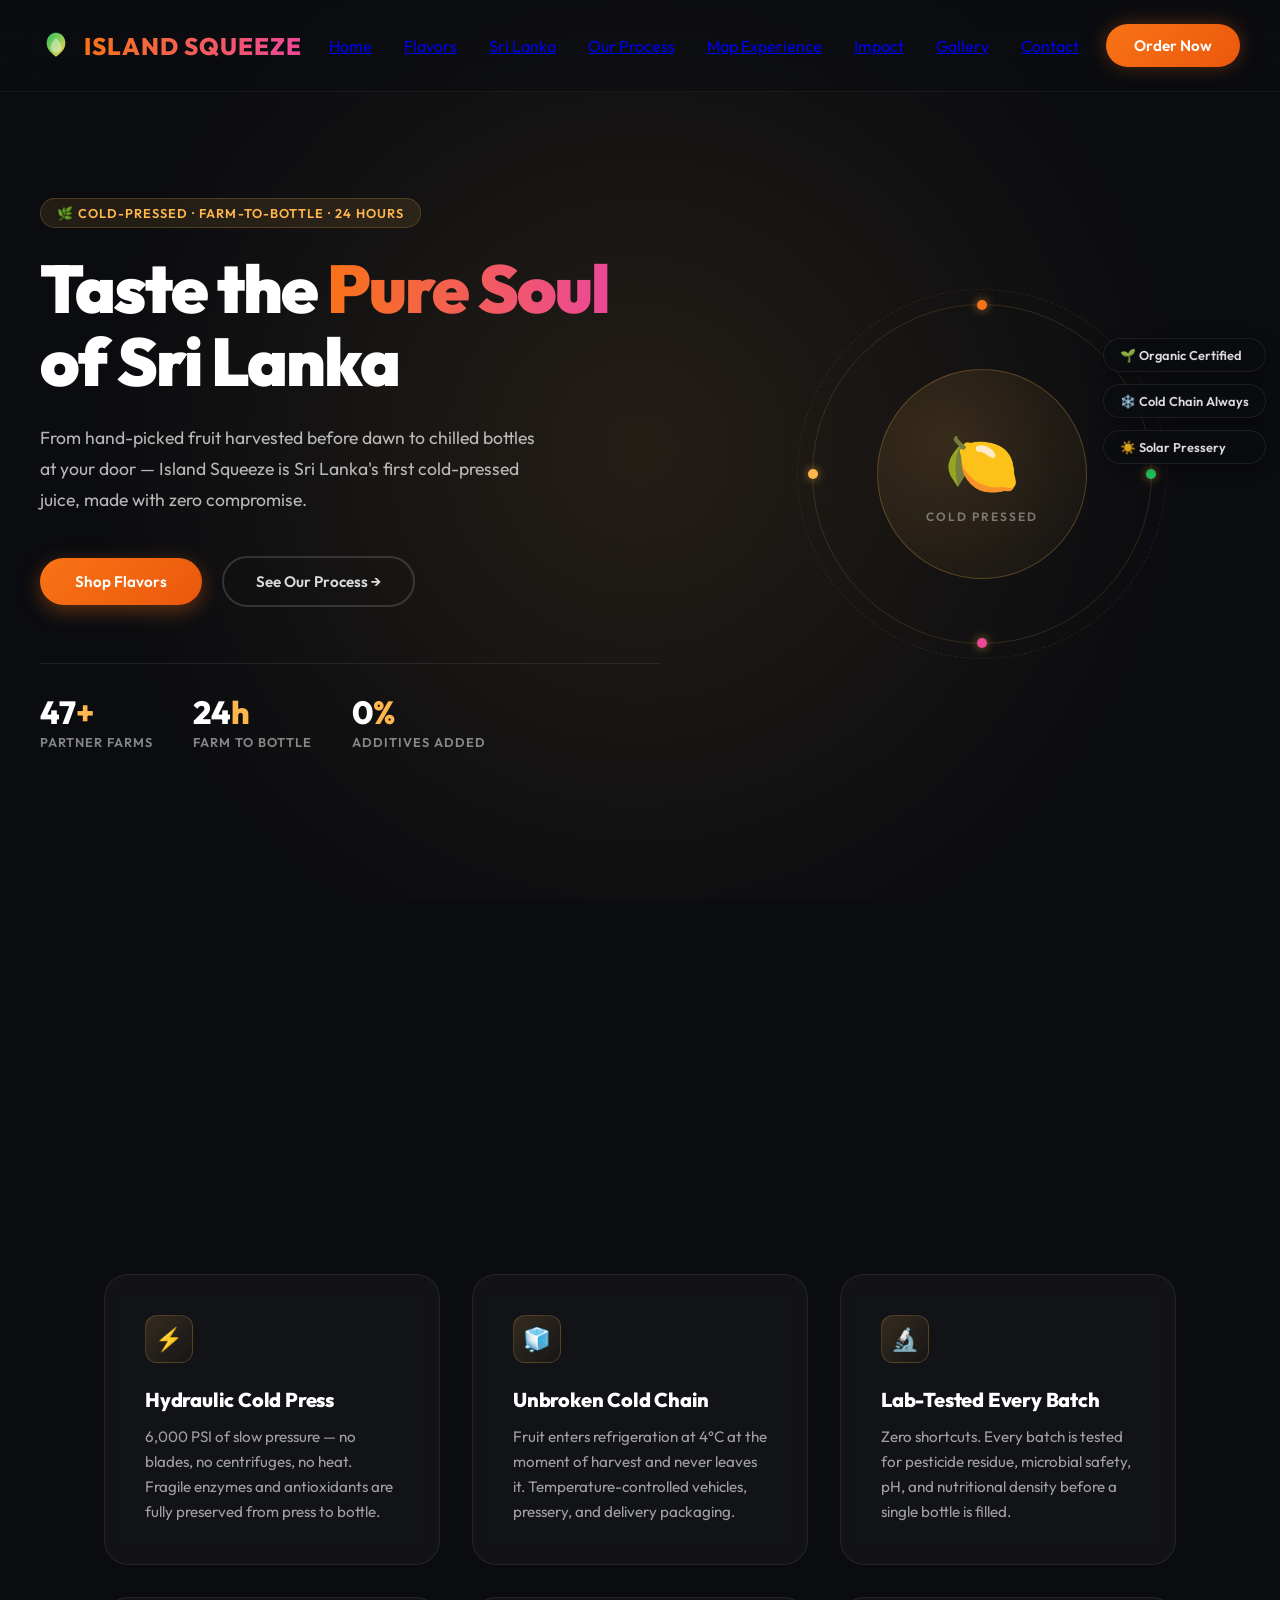
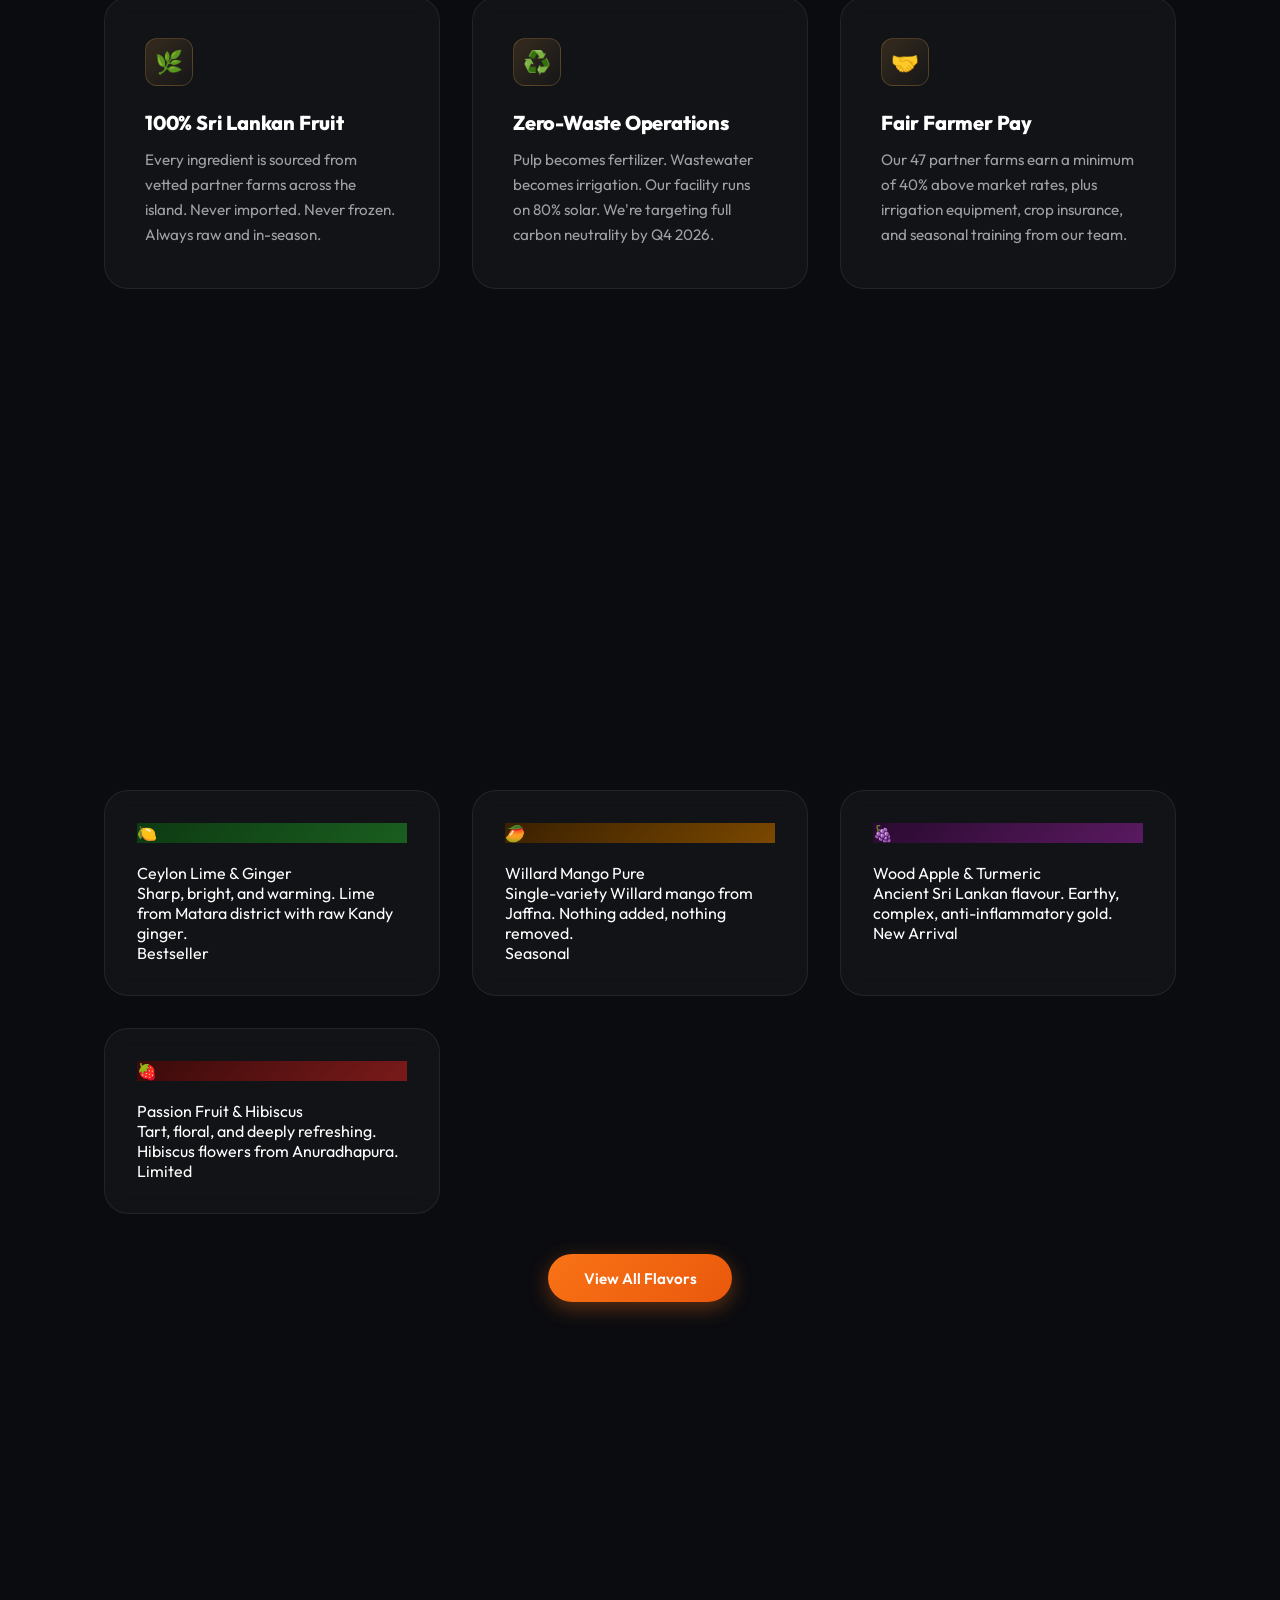
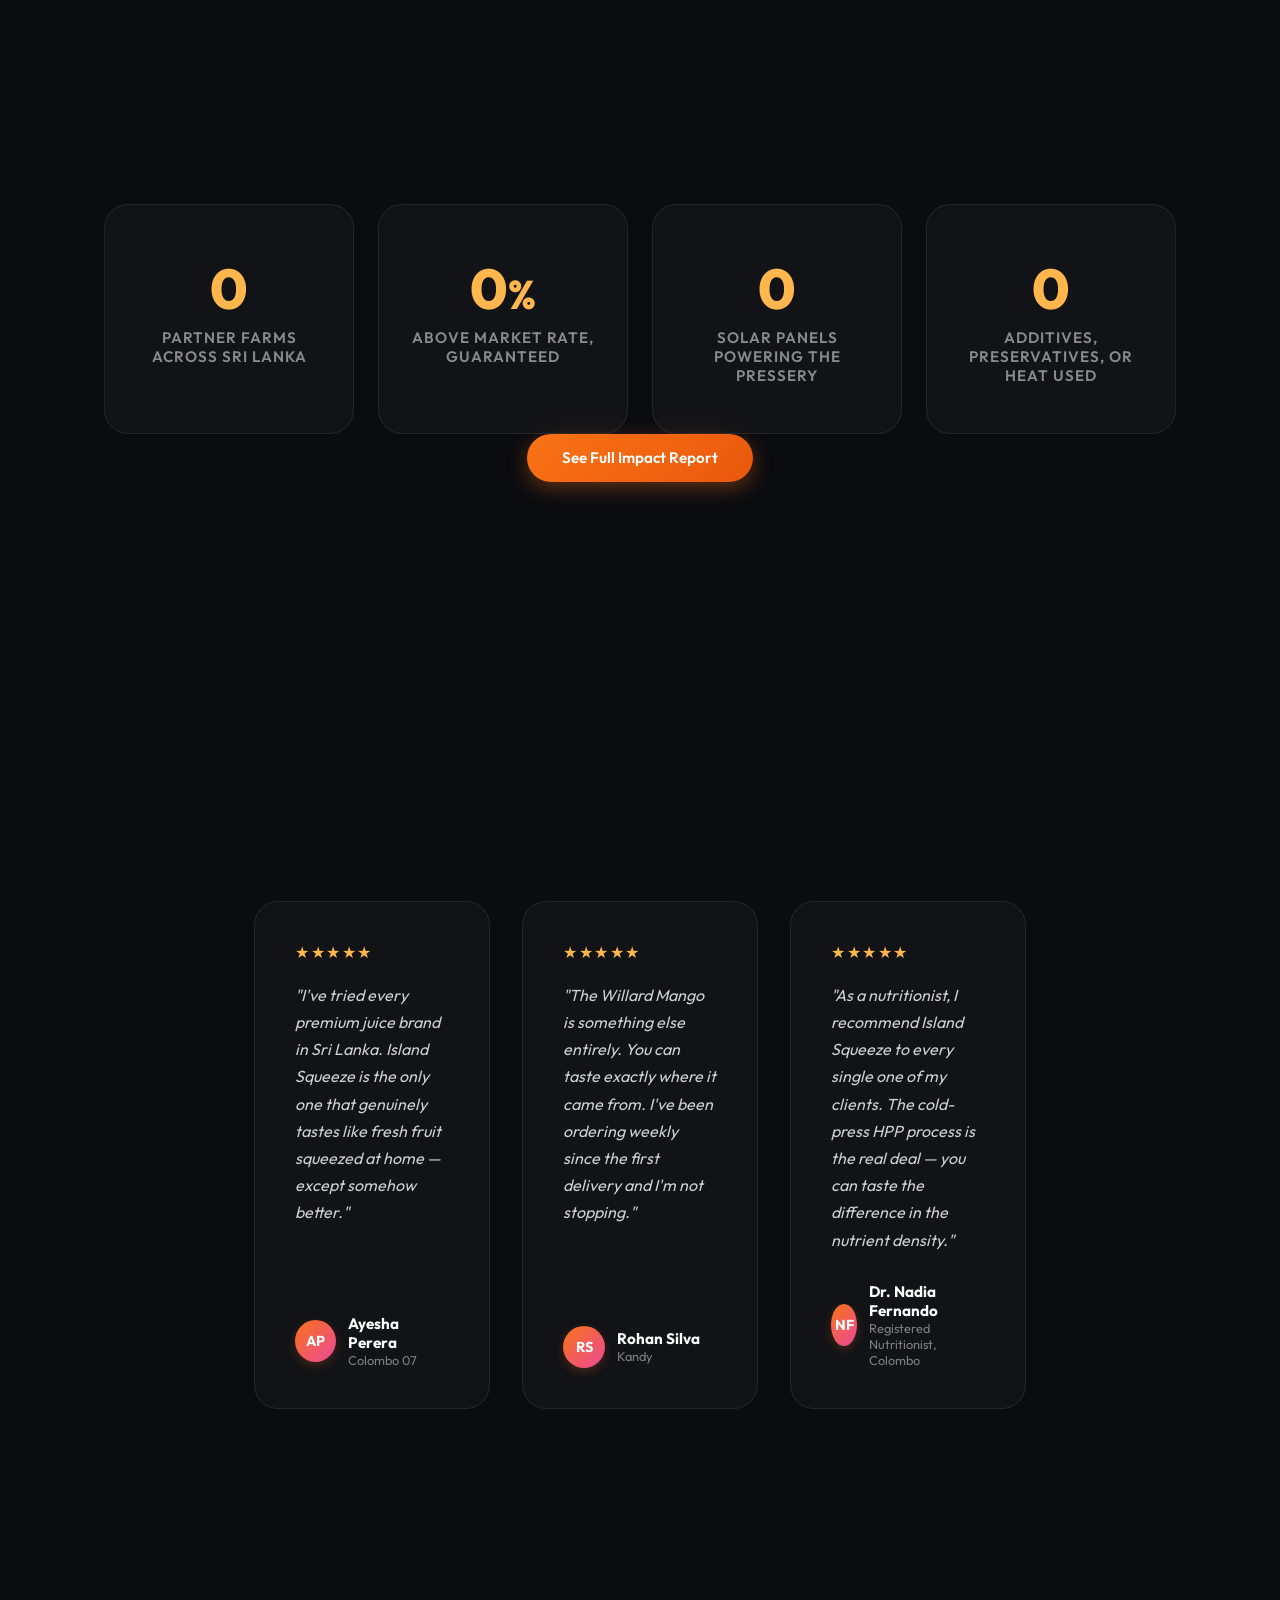
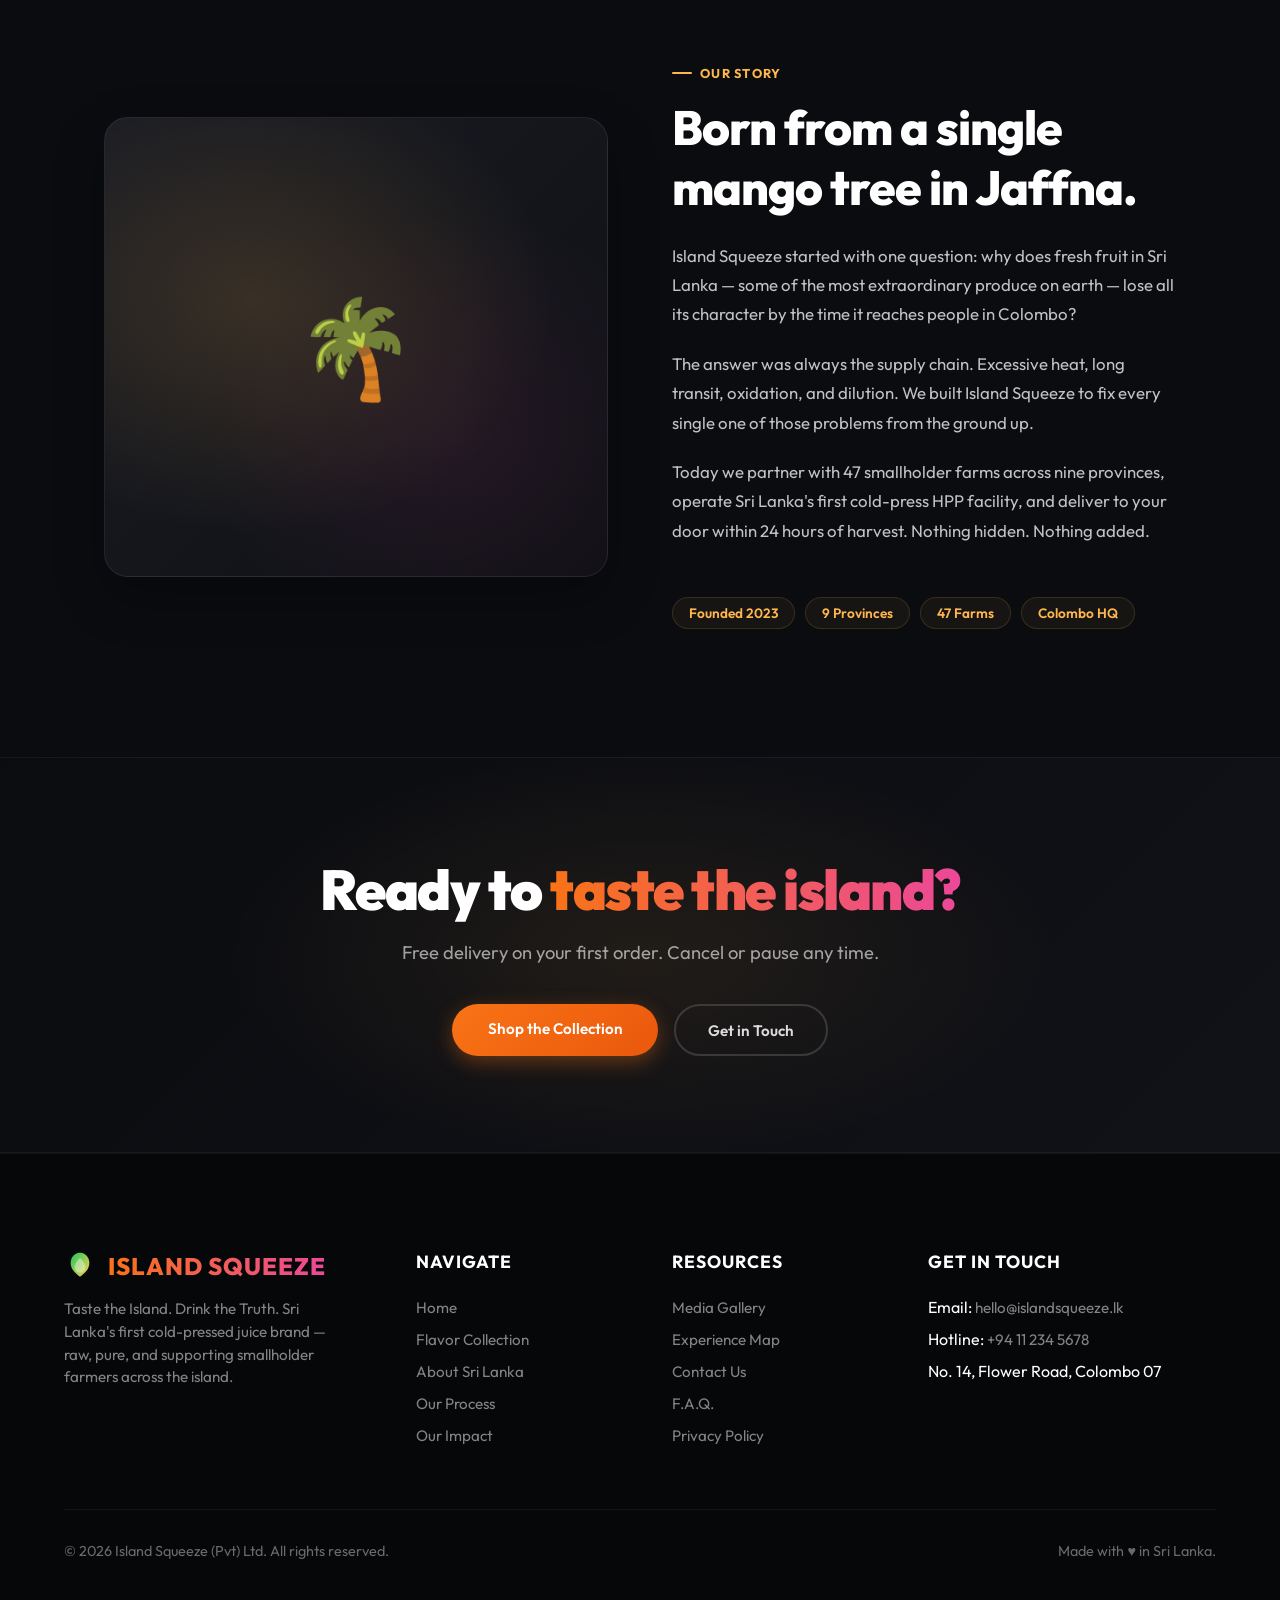
<file: index.html>
<!DOCTYPE html>
<html lang="en">

<head>
    <meta charset="UTF-8" />
    <meta name="viewport" content="width=device-width, initial-scale=1.0" />
    <title>Island Squeeze — Sri Lanka's Cold-Pressed Juice</title>
    <link rel="stylesheet" href="style.css">
</head>

<body>
    <svg style="width:0;height:0;position:absolute;" aria-hidden="true" focusable="false">
        <defs>
            <linearGradient id="brand-gradient" x1="0%" y1="0%" x2="100%" y2="100%">
                <stop offset="0%" stop-color="#22C55E" />
                <stop offset="100%" stop-color="#FCD34D" />
            </linearGradient>
        </defs>
    </svg>

    <!-- NAVBAR -->
    <nav class="navbar" id="navbar">
        <a href="index.html" class="brand">
            <svg class="brand-icon" viewBox="0 0 24 24">
                <path
                    d="M12,2C9,2 6.5,4 5.5,6.8C4.5,9.6 5,12.5 6.5,14.8C8,17.1 10,18.5 12,20C14,18.5 16,17.1 17.5,14.8C19,12.5 19.5,9.6 18.5,6.8C17.5,4 15,2 12,2Z" />
                <path d="M12,6C12,6 8,9 8,13C8,15.2 9.8,17 12,17C14.2,17 16,15.2 16,13C16,9 12,6 12,6Z"
                    fill="rgba(255,255,255,0.4)" />
            </svg>
            <span class="brand-text">Island Squeeze</span>
        </a>
        <ul class="nav-links">
            <li><a href="index.html" class="active">Home</a></li>
            <li><a href="flavors.html">Flavors</a></li>
            <li><a href="about.html">Sri Lanka</a></li>
            <li><a href="farm-to-bottle.html">Our Process</a></li>
            <li><a href="experience.html">Map Experience</a></li>
            <li><a href="impact.html">Impact</a></li>
            <li><a href="gallery.html">Gallery</a></li>
            <li><a href="contact.html">Contact</a></li>
        </ul>
        <a href="flavors.html" class="order-btn">Order Now</a>
    </nav>

    <main>

        <!-- HERO -->
        <section class="hero">
            <div class="hero-grid">
                <div class="hero-copy">
                    <div class="hero-eyebrow">🌿 Cold-Pressed · Farm-to-Bottle · 24 Hours</div>
                    <h1>Taste the <span class="accent">Pure Soul</span> of Sri Lanka</h1>
                    <p>From hand-picked fruit harvested before dawn to chilled bottles at your door — Island Squeeze is
                        Sri Lanka's first cold-pressed juice, made with zero compromise.</p>
                    <div class="hero-actions">
                        <a href="flavors.html" class="btn-primary">Shop Flavors</a>
                        <a href="farm-to-bottle.html" class="btn-ghost">See Our Process →</a>
                    </div>
                    <div class="hero-stats">
                        <div>
                            <div class="hero-stat-num">47<span>+</span></div>
                            <div class="hero-stat-label">Partner Farms</div>
                        </div>
                        <div>
                            <div class="hero-stat-num">24<span>h</span></div>
                            <div class="hero-stat-label">Farm to Bottle</div>
                        </div>
                        <div>
                            <div class="hero-stat-num">0<span>%</span></div>
                            <div class="hero-stat-label">Additives Added</div>
                        </div>
                    </div>
                </div>
                <div class="hero-visual">
                    <div class="hero-bottle-ring">
                        <div class="orbit-dot"></div>
                        <div class="orbit-dot"></div>
                        <div class="orbit-dot"></div>
                        <div class="orbit-dot"></div>
                        <div class="hero-bottle-inner">
                            <div class="hero-bottle-emoji">🍋</div>
                            <div class="hero-bottle-label">Cold Pressed</div>
                        </div>
                    </div>
                    <div class="hero-badges">
                        <div class="hero-badge-chip">🌱 Organic Certified</div>
                        <div class="hero-badge-chip">❄️ Cold Chain Always</div>
                        <div class="hero-badge-chip">☀️ Solar Pressery</div>
                    </div>
                </div>
            </div>
        </section>

        <!-- WHY US -->
        <section class="section why-section">
            <div class="section-inner">
                <div class="section-header reveal">
                    <div class="section-label">Why Island Squeeze</div>
                    <h2 class="section-title">Juice the way it should be.</h2>
                    <p class="section-sub">We built everything from scratch to protect what actually matters — the
                        nutrition, the farmers, and the island.</p>
                </div>
                <div class="why-grid">
                    <div class="why-card reveal">
                        <div class="why-icon">⚡</div>
                        <h3>Hydraulic Cold Press</h3>
                        <p>6,000 PSI of slow pressure — no blades, no centrifuges, no heat. Fragile enzymes and
                            antioxidants are fully preserved from press to bottle.</p>
                    </div>
                    <div class="why-card reveal">
                        <div class="why-icon">🧊</div>
                        <h3>Unbroken Cold Chain</h3>
                        <p>Fruit enters refrigeration at 4°C at the moment of harvest and never leaves it.
                            Temperature-controlled vehicles, pressery, and delivery packaging.</p>
                    </div>
                    <div class="why-card reveal">
                        <div class="why-icon">🔬</div>
                        <h3>Lab-Tested Every Batch</h3>
                        <p>Zero shortcuts. Every batch is tested for pesticide residue, microbial safety, pH, and
                            nutritional density before a single bottle is filled.</p>
                    </div>
                    <div class="why-card reveal">
                        <div class="why-icon">🌿</div>
                        <h3>100% Sri Lankan Fruit</h3>
                        <p>Every ingredient is sourced from vetted partner farms across the island. Never imported.
                            Never frozen. Always raw and in-season.</p>
                    </div>
                    <div class="why-card reveal">
                        <div class="why-icon">♻️</div>
                        <h3>Zero-Waste Operations</h3>
                        <p>Pulp becomes fertilizer. Wastewater becomes irrigation. Our facility runs on 80% solar. We're
                            targeting full carbon neutrality by Q4 2026.</p>
                    </div>
                    <div class="why-card reveal">
                        <div class="why-icon">🤝</div>
                        <h3>Fair Farmer Pay</h3>
                        <p>Our 47 partner farms earn a minimum of 40% above market rates, plus irrigation equipment,
                            crop insurance, and seasonal training from our team.</p>
                    </div>
                </div>
            </div>
        </section>

        <!-- FLAVORS -->
        <section class="section flavors-section">
            <div class="section-inner">
                <div class="section-header reveal">
                    <div class="section-label">Our Collection</div>
                    <h2 class="section-title">This season's flavors.</h2>
                    <p class="section-sub">Small-batch, single-origin juice. Each bottle is tied to a specific farm, a
                        specific harvest, and a specific day.</p>
                </div>
                <div class="flavors-grid">
                    <div class="flavor-card reveal">
                        <div class="flavor-thumb" style="background:linear-gradient(135deg,#0d3a12,#1a5e20);">🍋</div>
                        <div class="flavor-body">
                            <div class="flavor-name">Ceylon Lime & Ginger</div>
                            <div class="flavor-desc">Sharp, bright, and warming. Lime from Matara district with raw
                                Kandy ginger.</div>
                            <span class="flavor-tag tag-green">Bestseller</span>
                        </div>
                    </div>
                    <div class="flavor-card reveal">
                        <div class="flavor-thumb" style="background:linear-gradient(135deg,#3a2000,#7a4800);">🥭</div>
                        <div class="flavor-body">
                            <div class="flavor-name">Willard Mango Pure</div>
                            <div class="flavor-desc">Single-variety Willard mango from Jaffna. Nothing added, nothing
                                removed.</div>
                            <span class="flavor-tag tag-yellow">Seasonal</span>
                        </div>
                    </div>
                    <div class="flavor-card reveal">
                        <div class="flavor-thumb" style="background:linear-gradient(135deg,#2a0a30,#5a1a60);">🍇</div>
                        <div class="flavor-body">
                            <div class="flavor-name">Wood Apple & Turmeric</div>
                            <div class="flavor-desc">Ancient Sri Lankan flavour. Earthy, complex, anti-inflammatory
                                gold.</div>
                            <span class="flavor-tag tag-purple">New Arrival</span>
                        </div>
                    </div>
                    <div class="flavor-card reveal">
                        <div class="flavor-thumb" style="background:linear-gradient(135deg,#3a0a0a,#7a1a1a);">🍓</div>
                        <div class="flavor-body">
                            <div class="flavor-name">Passion Fruit & Hibiscus</div>
                            <div class="flavor-desc">Tart, floral, and deeply refreshing. Hibiscus flowers from
                                Anuradhapura.</div>
                            <span class="flavor-tag tag-coral">Limited</span>
                        </div>
                    </div>
                </div>
                <div style="text-align:center;margin-top:2.5rem;">
                    <a href="flavors.html" class="btn-primary">View All Flavors</a>
                </div>
            </div>
        </section>

        <!-- IMPACT -->
        <section class="section impact-section">
            <div class="section-inner">
                <div class="section-header reveal">
                    <div class="section-label">Our Impact</div>
                    <h2 class="section-title">Every bottle does more.</h2>
                    <p class="section-sub">The numbers behind every sip — farmers supported, ecosystems protected, and
                        plastic diverted from the ocean.</p>
                </div>
                <div class="counters-grid">
                    <div class="counter-card reveal">
                        <div class="counter-num" data-target="47">0</div>
                        <div class="counter-label">Partner farms across Sri Lanka</div>
                    </div>
                    <div class="counter-card reveal">
                        <div class="counter-num" data-target="40">0<span class="counter-unit">%</span></div>
                        <div class="counter-label">Above market rate, guaranteed</div>
                    </div>
                    <div class="counter-card reveal">
                        <div class="counter-num" data-target="120">0</div>
                        <div class="counter-label">Solar panels powering the pressery</div>
                    </div>
                    <div class="counter-card reveal">
                        <div class="counter-num" data-target="0">0</div>
                        <div class="counter-label">Additives, preservatives, or heat used</div>
                    </div>
                </div>
                <div style="text-align:center;">
                    <a href="impact.html" class="btn-primary">See Full Impact Report</a>
                </div>
            </div>
        </section>

        <!-- TESTIMONIALS -->
        <section class="section testimonials-section">
            <div class="section-inner">
                <div class="section-header reveal" style="text-align:center;">
                    <div class="section-label" style="justify-content:center;">What People Say</div>
                    <h2 class="section-title">Colombo's favourite morning ritual.</h2>
                </div>
                <div class="testimonials-grid">
                    <div class="testimonial-card reveal">
                        <div class="stars">★★★★★</div>
                        <p class="testimonial-text">"I've tried every premium juice brand in Sri Lanka. Island Squeeze
                            is the only one that genuinely tastes like fresh fruit squeezed at home — except somehow
                            better."</p>
                        <div class="testimonial-author">
                            <div class="author-avatar">AP</div>
                            <div>
                                <div class="author-name">Ayesha Perera</div>
                                <div class="author-location">Colombo 07</div>
                            </div>
                        </div>
                    </div>
                    <div class="testimonial-card reveal">
                        <div class="stars">★★★★★</div>
                        <p class="testimonial-text">"The Willard Mango is something else entirely. You can taste exactly
                            where it came from. I've been ordering weekly since the first delivery and I'm not
                            stopping."</p>
                        <div class="testimonial-author">
                            <div class="author-avatar">RS</div>
                            <div>
                                <div class="author-name">Rohan Silva</div>
                                <div class="author-location">Kandy</div>
                            </div>
                        </div>
                    </div>
                    <div class="testimonial-card reveal">
                        <div class="stars">★★★★★</div>
                        <p class="testimonial-text">"As a nutritionist, I recommend Island Squeeze to every single one
                            of my clients. The cold-press HPP process is the real deal — you can taste the difference in
                            the nutrient density."</p>
                        <div class="testimonial-author">
                            <div class="author-avatar">NF</div>
                            <div>
                                <div class="author-name">Dr. Nadia Fernando</div>
                                <div class="author-location">Registered Nutritionist, Colombo</div>
                            </div>
                        </div>
                    </div>
                </div>
            </div>
        </section>

        <!-- ORIGIN STORY -->
        <section class="section origin-section">
            <div class="section-inner">
                <div class="origin-grid">
                    <div class="origin-img reveal"><span>🌴</span></div>
                    <div class="origin-text reveal">
                        <div class="section-label">Our Story</div>
                        <h2 class="section-title">Born from a single mango tree in Jaffna.</h2>
                        <p>Island Squeeze started with one question: why does fresh fruit in Sri Lanka — some of the
                            most extraordinary produce on earth — lose all its character by the time it reaches people
                            in Colombo?</p>
                        <p>The answer was always the supply chain. Excessive heat, long transit, oxidation, and
                            dilution. We built Island Squeeze to fix every single one of those problems from the ground
                            up.</p>
                        <p>Today we partner with 47 smallholder farms across nine provinces, operate Sri Lanka's first
                            cold-press HPP facility, and deliver to your door within 24 hours of harvest. Nothing
                            hidden. Nothing added.</p>
                        <div class="origin-pills">
                            <span class="origin-pill">Founded 2023</span>
                            <span class="origin-pill">9 Provinces</span>
                            <span class="origin-pill">47 Farms</span>
                            <span class="origin-pill">Colombo HQ</span>
                        </div>
                    </div>
                </div>
            </div>
        </section>

        <!-- CTA BAND -->
        <section class="cta-band">
            <div class="cta-band-inner">
                <h2>Ready to <span>taste the island?</span></h2>
                <p>Free delivery on your first order. Cancel or pause any time.</p>
                <div class="cta-row">
                    <a href="flavors.html" class="btn-primary">Shop the Collection</a>
                    <a href="contact.html" class="btn-ghost">Get in Touch</a>
                </div>
            </div>
        </section>

    </main>

    <!-- FOOTER -->
    <footer>
        <div class="footer-inner">
            <div class="footer-grid">
                <div class="footer-brand">
                    <a href="index.html" class="brand" style="padding:0;">
                        <svg class="brand-icon" viewBox="0 0 24 24">
                            <path
                                d="M12,2C9,2 6.5,4 5.5,6.8C4.5,9.6 5,12.5 6.5,14.8C8,17.1 10,18.5 12,20C14,18.5 16,17.1 17.5,14.8C19,12.5 19.5,9.6 18.5,6.8C17.5,4 15,2 12,2Z" />
                            <path d="M12,6C12,6 8,9 8,13C8,15.2 9.8,17 12,17C14.2,17 16,15.2 16,13C16,9 12,6 12,6Z"
                                fill="rgba(255,255,255,0.4)" />
                        </svg>
                        <span class="brand-text">Island Squeeze</span>
                    </a>
                    <p>Taste the Island. Drink the Truth. Sri Lanka's first cold-pressed juice brand — raw, pure, and
                        supporting smallholder farmers across the island.</p>
                </div>
                <div class="footer-col">
                    <h4>Navigate</h4>
                    <ul class="footer-links">
                        <li><a href="index.html">Home</a></li>
                        <li><a href="flavors.html">Flavor Collection</a></li>
                        <li><a href="about.html">About Sri Lanka</a></li>
                        <li><a href="farm-to-bottle.html">Our Process</a></li>
                        <li><a href="impact.html">Our Impact</a></li>
                    </ul>
                </div>
                <div class="footer-col">
                    <h4>Resources</h4>
                    <ul class="footer-links">
                        <li><a href="gallery.html">Media Gallery</a></li>
                        <li><a href="experience.html">Experience Map</a></li>
                        <li><a href="contact.html">Contact Us</a></li>
                        <li><a href="#">F.A.Q.</a></li>
                        <li><a href="#">Privacy Policy</a></li>
                    </ul>
                </div>
                <div class="footer-col">
                    <h4>Get in Touch</h4>
                    <ul class="footer-links contact-info">
                        <li>Email: <a href="mailto:hello@islandsqueeze.lk">hello@islandsqueeze.lk</a></li>
                        <li>Hotline: <a href="tel:+94112345678">+94 11 234 5678</a></li>
                        <li>No. 14, Flower Road, Colombo 07</li>
                    </ul>
                </div>
            </div>
            <div class="footer-bottom">
                <p>&copy; 2026 Island Squeeze (Pvt) Ltd. All rights reserved.</p>
                <p>Made with <span class="footer-green">♥</span> in Sri Lanka.</p>
            </div>
        </div>
    </footer>

    <script src="app.js"></script>
</body>

</html>
</file>
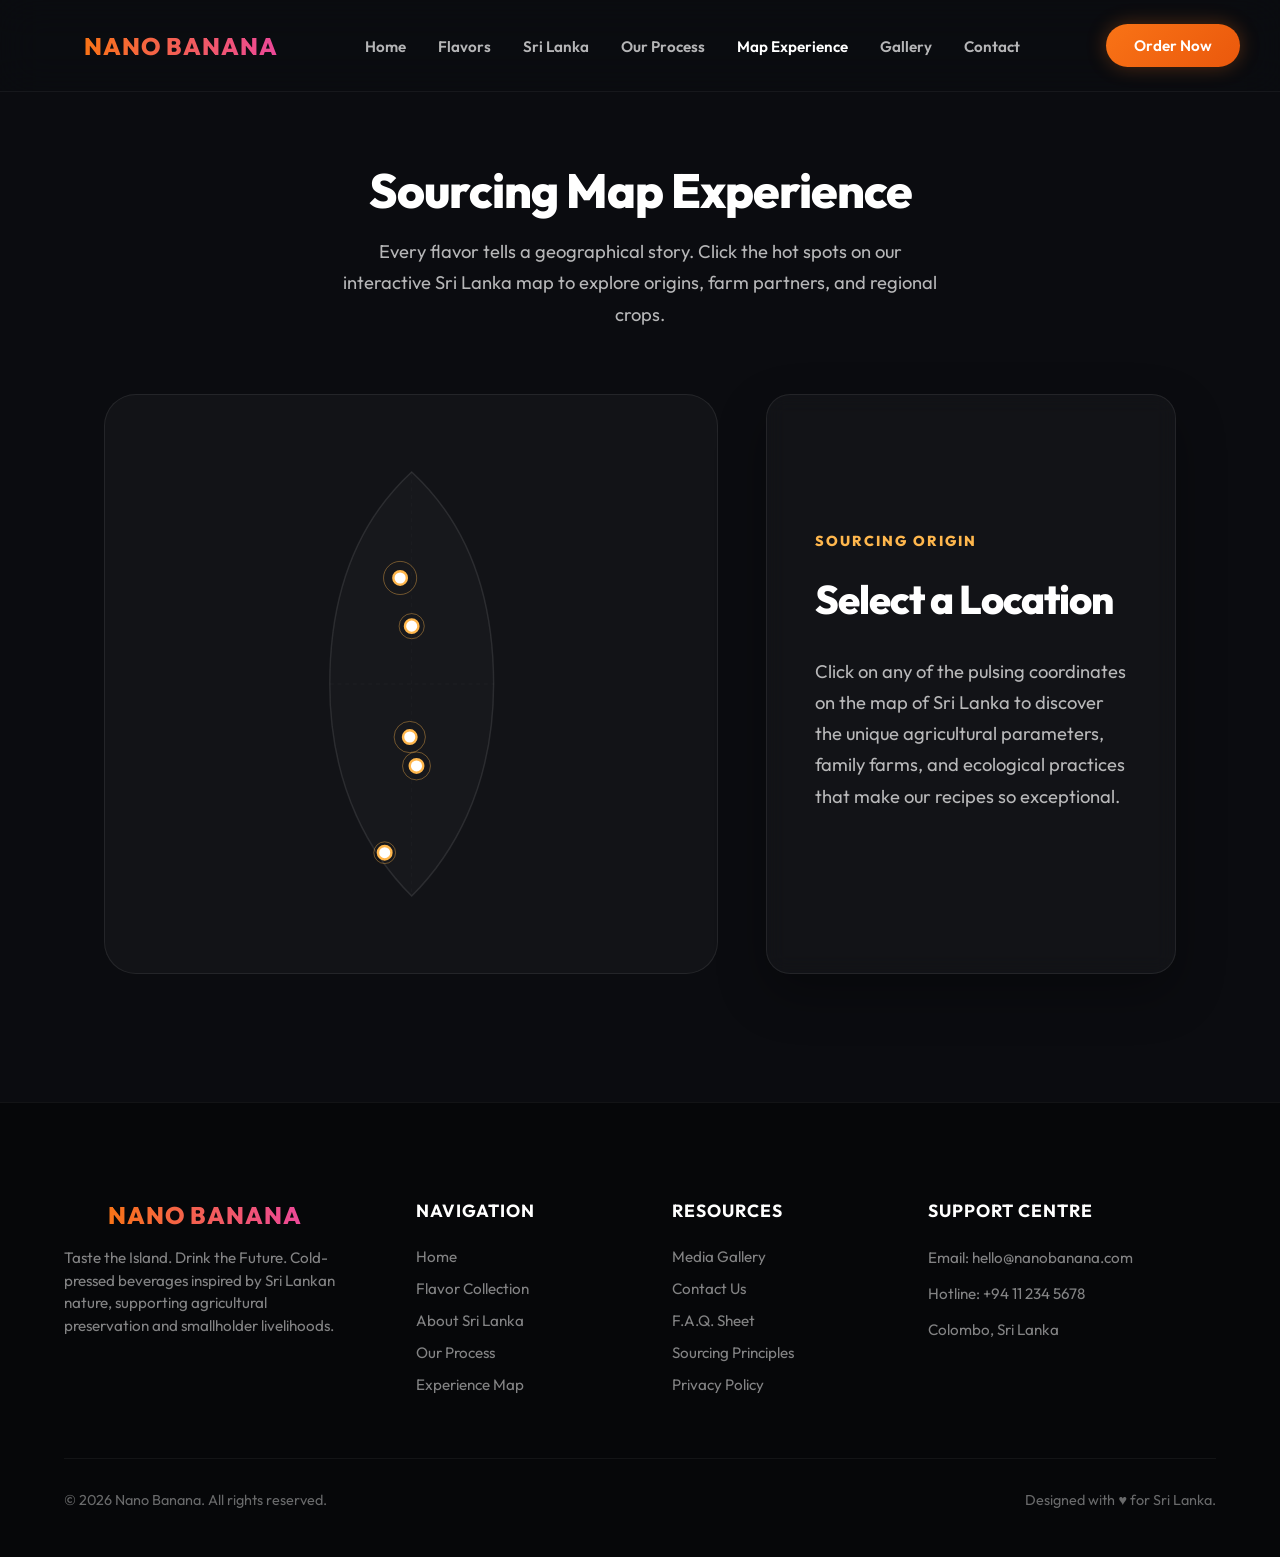
<file: experience.html>
<!DOCTYPE html>
<html lang="en">
<head>
    <meta charset="UTF-8">
    <meta name="viewport" content="width=device-width, initial-scale=1.0">
    <title>Experience Sri Lanka | Sourcing Map - Nano Banana</title>
    <link rel="stylesheet" href="style.css">
</head>
<body>
    <!-- Navigation -->
    <nav class="navbar" id="navbar">
        <a href="index.html" class="brand">
            <svg class="brand-icon" viewBox="0 0 24 24">
                <path d="M19.5,9.5C18.8,7.9 17.5,6.5 15.8,5.8C14.1,5.1 12.2,5 10.5,5.5L13.5,2.5L12,1L6,7L12,13L13.5,11.5L10.9,8.9C12.1,8.5 13.5,8.6 14.7,9.1C15.9,9.6 16.8,10.6 17.3,11.8C17.8,13 17.8,14.4 17.3,15.6C16.8,16.8 15.9,17.7 14.7,18.2C13.5,18.7 12.1,18.7(10.9,18.2L9.5,19.6C11.3,20.5 13.5,20.6 15.4,19.9C17.3,19.2 18.8,17.7 19.5,15.8C20.2,13.8 20.2,11.6 19.5,9.5Z" />
                <path d="M8,10.5C7.2,10.5 6.5,11.2 6.5,12C6.5,12.8 7.2,13.5 8,13.5C8.8,13.5 9.5,12.8 9.5,12C9.5,11.2 8.8,10.5 8,10.5Z" />
            </svg>
            <span class="brand-text">Nano Banana</span>
        </a>
        <ul class="nav-links">
            <li><a href="index.html" class="nav-link">Home</a></li>
            <li><a href="flavors.html" class="nav-link">Flavors</a></li>
            <li><a href="about.html" class="nav-link">Sri Lanka</a></li>
            <li><a href="farm-to-bottle.html" class="nav-link">Our Process</a></li>
            <li><a href="experience.html" class="nav-link active">Map Experience</a></li>
            <li><a href="gallery.html" class="nav-link">Gallery</a></li>
            <li><a href="contact.html" class="nav-link">Contact</a></li>
        </ul>
        <a href="flavors.html" class="order-btn pulse-glow">Order Now</a>
    </nav>

    <!-- Main Content -->
    <main style="padding-top: 8rem;">
        <section class="section" style="padding-top: 2rem;">
            <h2 class="section-title" style="text-align: center; margin-bottom: 1rem;">Sourcing Map Experience</h2>
            <p class="section-text" style="text-align: center; max-width: 600px; margin: 0 auto 4rem auto;">
                Every flavor tells a geographical story. Click the hot spots on our interactive Sri Lanka map to explore origins, farm partners, and regional crops.
            </p>

            <div class="map-layout">
                <!-- SVG Interactive Map -->
                <div class="map-wrapper">
                    <!-- Clean, futuristic SVG rendering of Sri Lanka's teardrop contour -->
                    <svg class="sri-lanka-map" viewBox="0 0 240 500">
                        <!-- Island Base Contour -->
                        <path d="M120,30 C185,90 205,170 205,250 C205,360 160,430 120,470 C80,430 35,360 35,250 C35,170 55,90 120,30 Z" 
                              fill="rgba(255, 255, 255, 0.02)" 
                              stroke="rgba(255, 255, 255, 0.1)" 
                              stroke-width="1.5" />
                        
                        <!-- Connecting Grid Lines for Futuristic Look -->
                        <line x1="120" y1="30" x2="120" y2="470" stroke="rgba(255, 255, 255, 0.03)" stroke-dasharray="4" />
                        <line x1="35" y1="250" x2="205" y2="250" stroke="rgba(255, 255, 255, 0.03)" stroke-dasharray="4" />

                        <!-- Interactive Markers -->
                        <!-- 1. Sigiriya (Mango) -->
                        <g class="map-point" data-loc="sigiriya">
                            <circle class="map-marker" cx="120" cy="190" r="7" />
                            <circle cx="120" cy="190" r="15" fill="none" stroke="var(--theme-color)" stroke-width="1" opacity="0.4">
                                <animate attributeName="r" values="7;18;7" dur="2s" repeatCount="indefinite" />
                            </circle>
                        </g>

                        <!-- 2. Nuwara Eliya (Tea/Chocolate Almond base) -->
                        <g class="map-point" data-loc="nuwara-eliya">
                            <circle class="map-marker" cx="118" cy="305" r="7" />
                            <circle cx="118" cy="305" r="15" fill="none" stroke="var(--theme-color)" stroke-width="1" opacity="0.4">
                                <animate attributeName="r" values="7;18;7" dur="2.5s" repeatCount="indefinite" />
                            </circle>
                        </g>

                        <!-- 3. Ella (Passion Fruit) -->
                        <g class="map-point" data-loc="ella">
                            <circle class="map-marker" cx="125" cy="335" r="7" />
                            <circle cx="125" cy="335" r="15" fill="none" stroke="var(--theme-color)" stroke-width="1" opacity="0.4">
                                <animate attributeName="r" values="7;18;7" dur="2.2s" repeatCount="indefinite" />
                            </circle>
                        </g>

                        <!-- 4. Galle & Mirissa (King Coconut) -->
                        <g class="map-point" data-loc="galle">
                            <circle class="map-marker" cx="92" cy="425" r="7" />
                            <circle cx="92" cy="425" r="15" fill="none" stroke="var(--theme-color)" stroke-width="1" opacity="0.4">
                                <animate attributeName="r" values="7;18;7" dur="1.8s" repeatCount="indefinite" />
                            </circle>
                        </g>

                        <!-- 5. Anuradhapura Village Zones (Wood Apple) -->
                        <g class="map-point" data-loc="anuradhapura">
                            <circle class="map-marker" cx="108" cy="140" r="7" />
                            <circle cx="108" cy="140" r="15" fill="none" stroke="var(--theme-color)" stroke-width="1" opacity="0.4">
                                <animate attributeName="r" values="7;18;7" dur="2.7s" repeatCount="indefinite" />
                            </circle>
                        </g>
                    </svg>
                </div>

                <!-- Sourcing Details Panel -->
                <div class="map-details-card">
                    <div class="glass-card" id="map-info-panel" style="height: 100%; display: flex; flex-direction: column; justify-content: center; gap: 1.5rem;">
                        <span style="font-weight: 800; text-transform: uppercase; color: var(--theme-color); letter-spacing: 2px; font-size:0.9rem;" id="map-info-region">Sourcing Origin</span>
                        <h3 class="section-title" id="map-info-title" style="margin-bottom: 0.5rem; font-size:2.5rem;">Select a Location</h3>
                        <div class="feature-badge" id="map-info-flavor" style="align-self: flex-start; display:none;">Associated Flavor</div>
                        <p class="section-text" id="map-info-desc" style="margin-bottom: 1.5rem;">
                            Click on any of the pulsing coordinates on the map of Sri Lanka to discover the unique agricultural parameters, family farms, and ecological practices that make our recipes so exceptional.
                        </p>
                        <div id="map-info-action" style="display: none;">
                            <a href="flavors.html" class="order-btn" style="text-align: center; display: inline-block;">Shop Flavor</a>
                        </div>
                    </div>
                </div>
            </div>
        </section>
    </main>

    <!-- Footer -->
    <footer>
        <div class="footer-grid">
            <div class="footer-brand">
                <a href="index.html" class="brand" style="padding:0;">
                    <svg class="brand-icon" viewBox="0 0 24 24">
                        <path d="M19.5,9.5C18.8,7.9 17.5,6.5 15.8,5.8C14.1,5.1 12.2,5 10.5,5.5L13.5,2.5L12,1L6,7L12,13L13.5,11.5L10.9,8.9C12.1,8.5 13.5,8.6 14.7,9.1C15.9,9.6 16.8,10.6 17.3,11.8C17.8,13 17.8,14.4 17.3,15.6C16.8,16.8 15.9,17.7 14.7,18.2C13.5,18.7 12.1,18.7 10.9,18.2L9.5,19.6C11.3,20.5 13.5,20.6 15.4,19.9C17.3,19.2 18.8,17.7 19.5,15.8C20.2,13.8 20.2,11.6 19.5,9.5Z" />
                        <path d="M8,10.5C7.2,10.5 6.5,11.2 6.5,12C6.5,12.8 7.2,13.5 8,13.5C8.8,13.5 9.5,12.8 9.5,12C9.5,11.2 8.8,10.5 8,10.5Z" />
                    </svg>
                    <span class="brand-text">Nano Banana</span>
                </a>
                <p>Taste the Island. Drink the Future. Cold-pressed beverages inspired by Sri Lankan nature, supporting agricultural preservation and smallholder livelihoods.</p>
            </div>
            <div class="footer-col">
                <h4>Navigation</h4>
                <ul class="footer-links">
                    <li><a href="index.html">Home</a></li>
                    <li><a href="flavors.html">Flavor Collection</a></li>
                    <li><a href="about.html">About Sri Lanka</a></li>
                    <li><a href="farm-to-bottle.html">Our Process</a></li>
                    <li><a href="experience.html">Experience Map</a></li>
                </ul>
            </div>
            <div class="footer-col">
                <h4>Resources</h4>
                <ul class="footer-links">
                    <li><a href="gallery.html">Media Gallery</a></li>
                    <li><a href="contact.html">Contact Us</a></li>
                    <li><a href="#">F.A.Q. Sheet</a></li>
                    <li><a href="#">Sourcing Principles</a></li>
                    <li><a href="#">Privacy Policy</a></li>
                </ul>
            </div>
            <div class="footer-col">
                <h4>Support Centre</h4>
                <ul class="footer-links" style="color: rgba(255,255,255,0.5); font-size:0.95rem; line-height: 1.6;">
                    <li>Email: <a href="mailto:hello@nanobanana.com" style="display:inline; color:inherit;">hello@nanobanana.com</a></li>
                    <li>Hotline: <a href="tel:+94112345678" style="display:inline; color:inherit;">+94 11 234 5678</a></li>
                    <li>Colombo, Sri Lanka</li>
                </ul>
            </div>
        </div>
        <div class="footer-bottom">
            <p>&copy; 2026 Nano Banana. All rights reserved.</p>
            <p>Designed with &hearts; for Sri Lanka.</p>
        </div>
    </footer>

    <script src="app.js"></script>
</body>
</html>
</file>
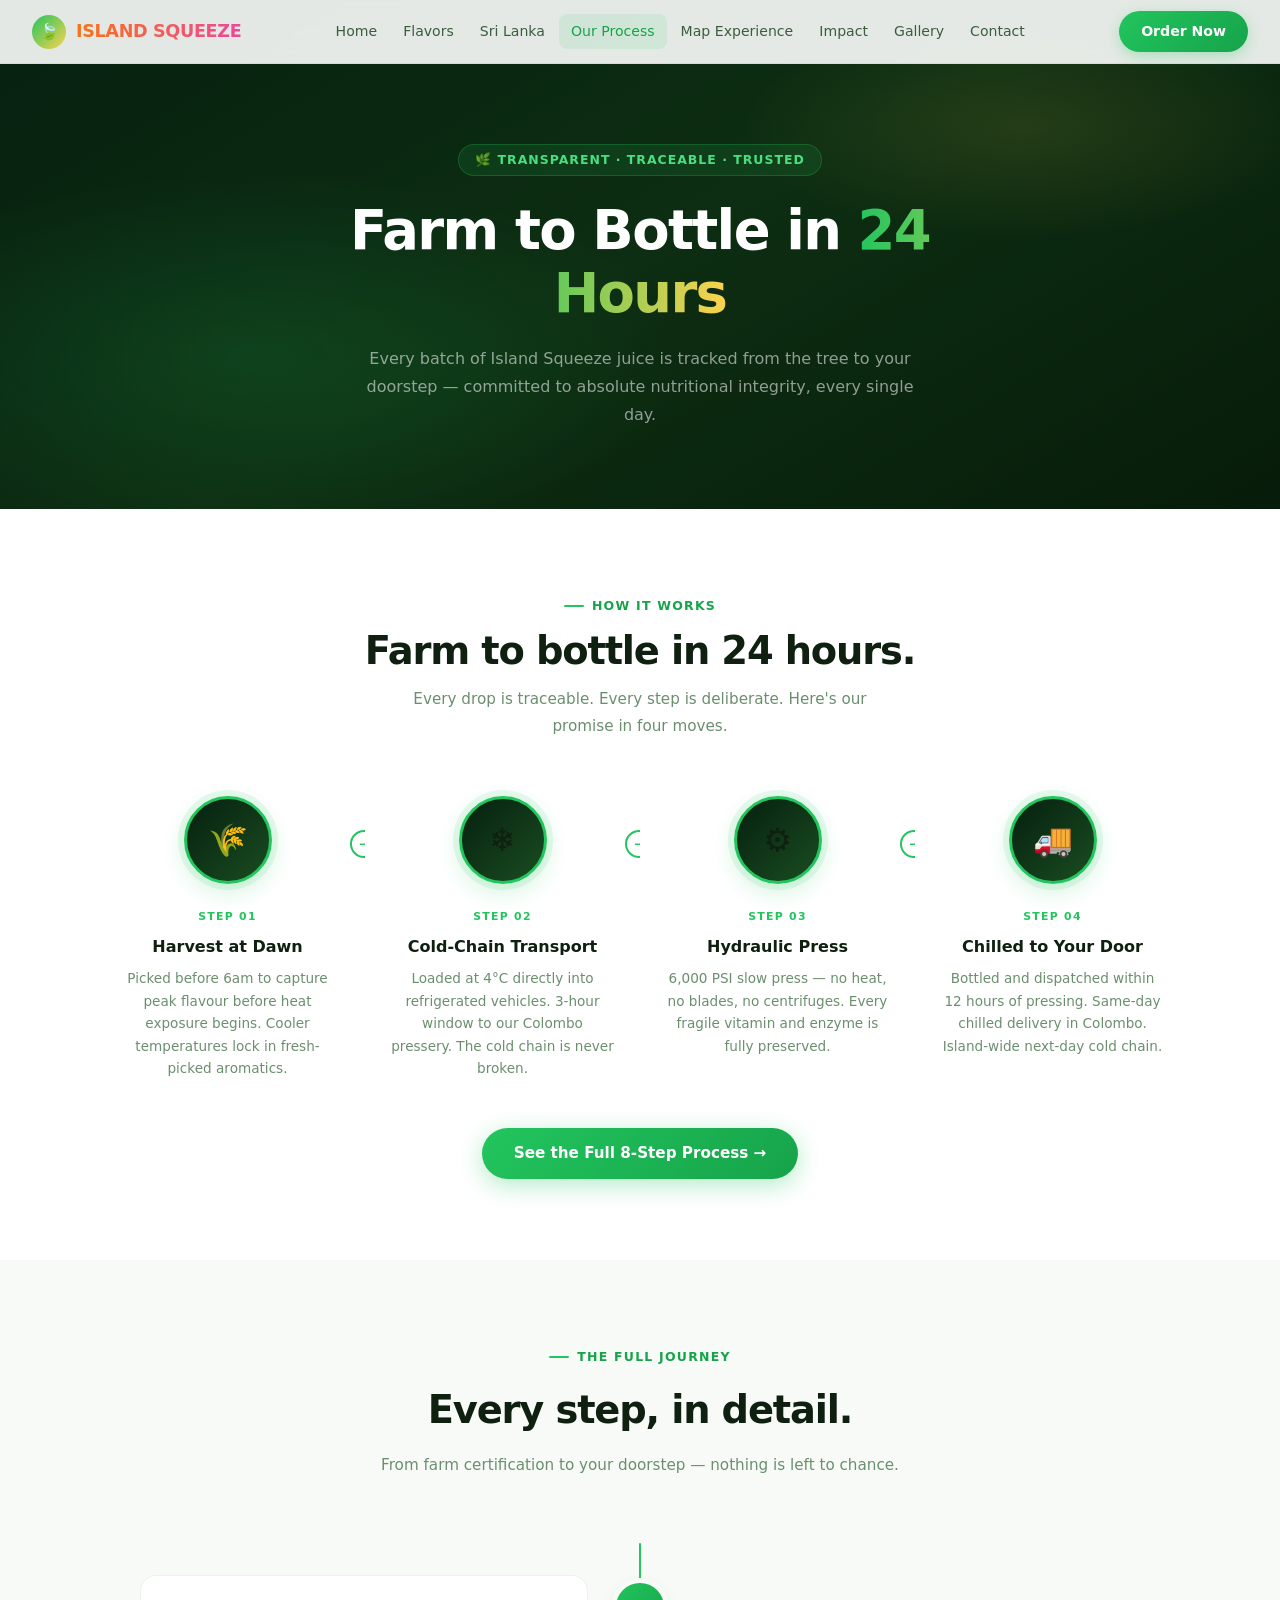
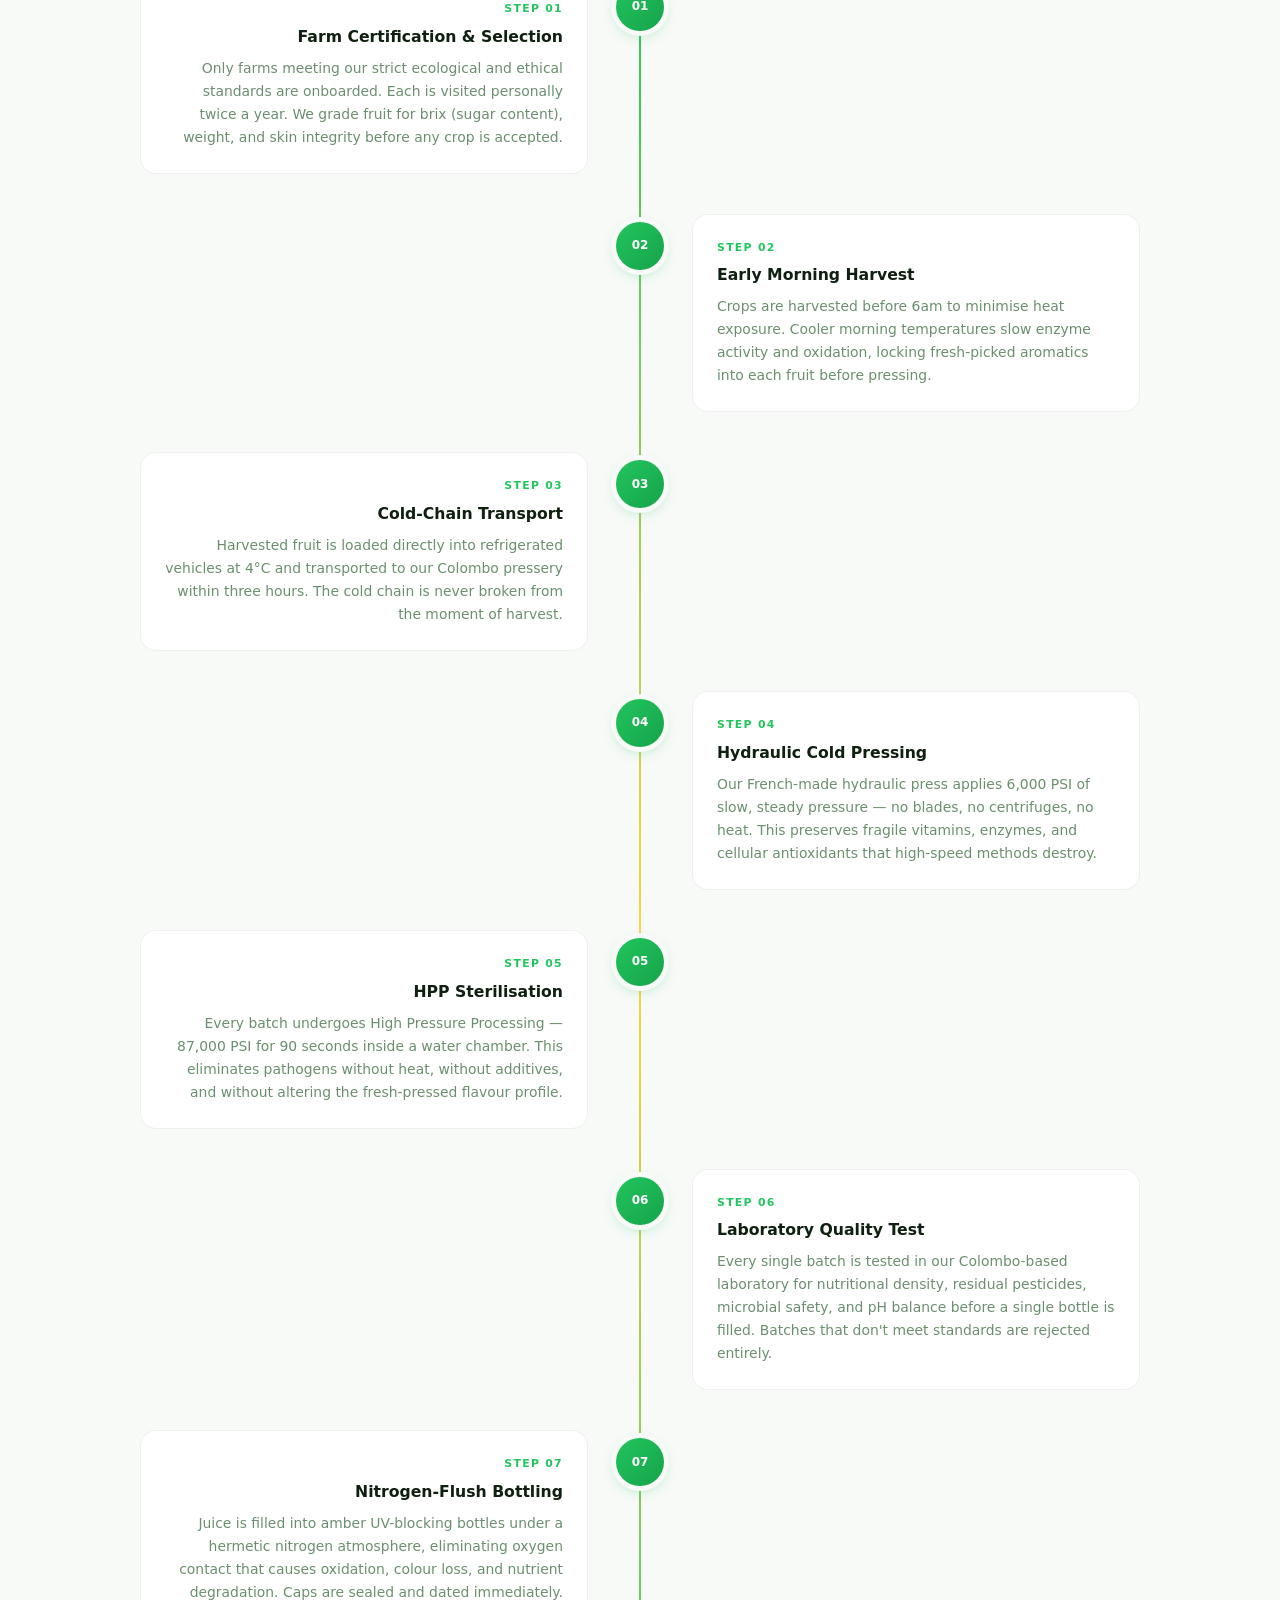
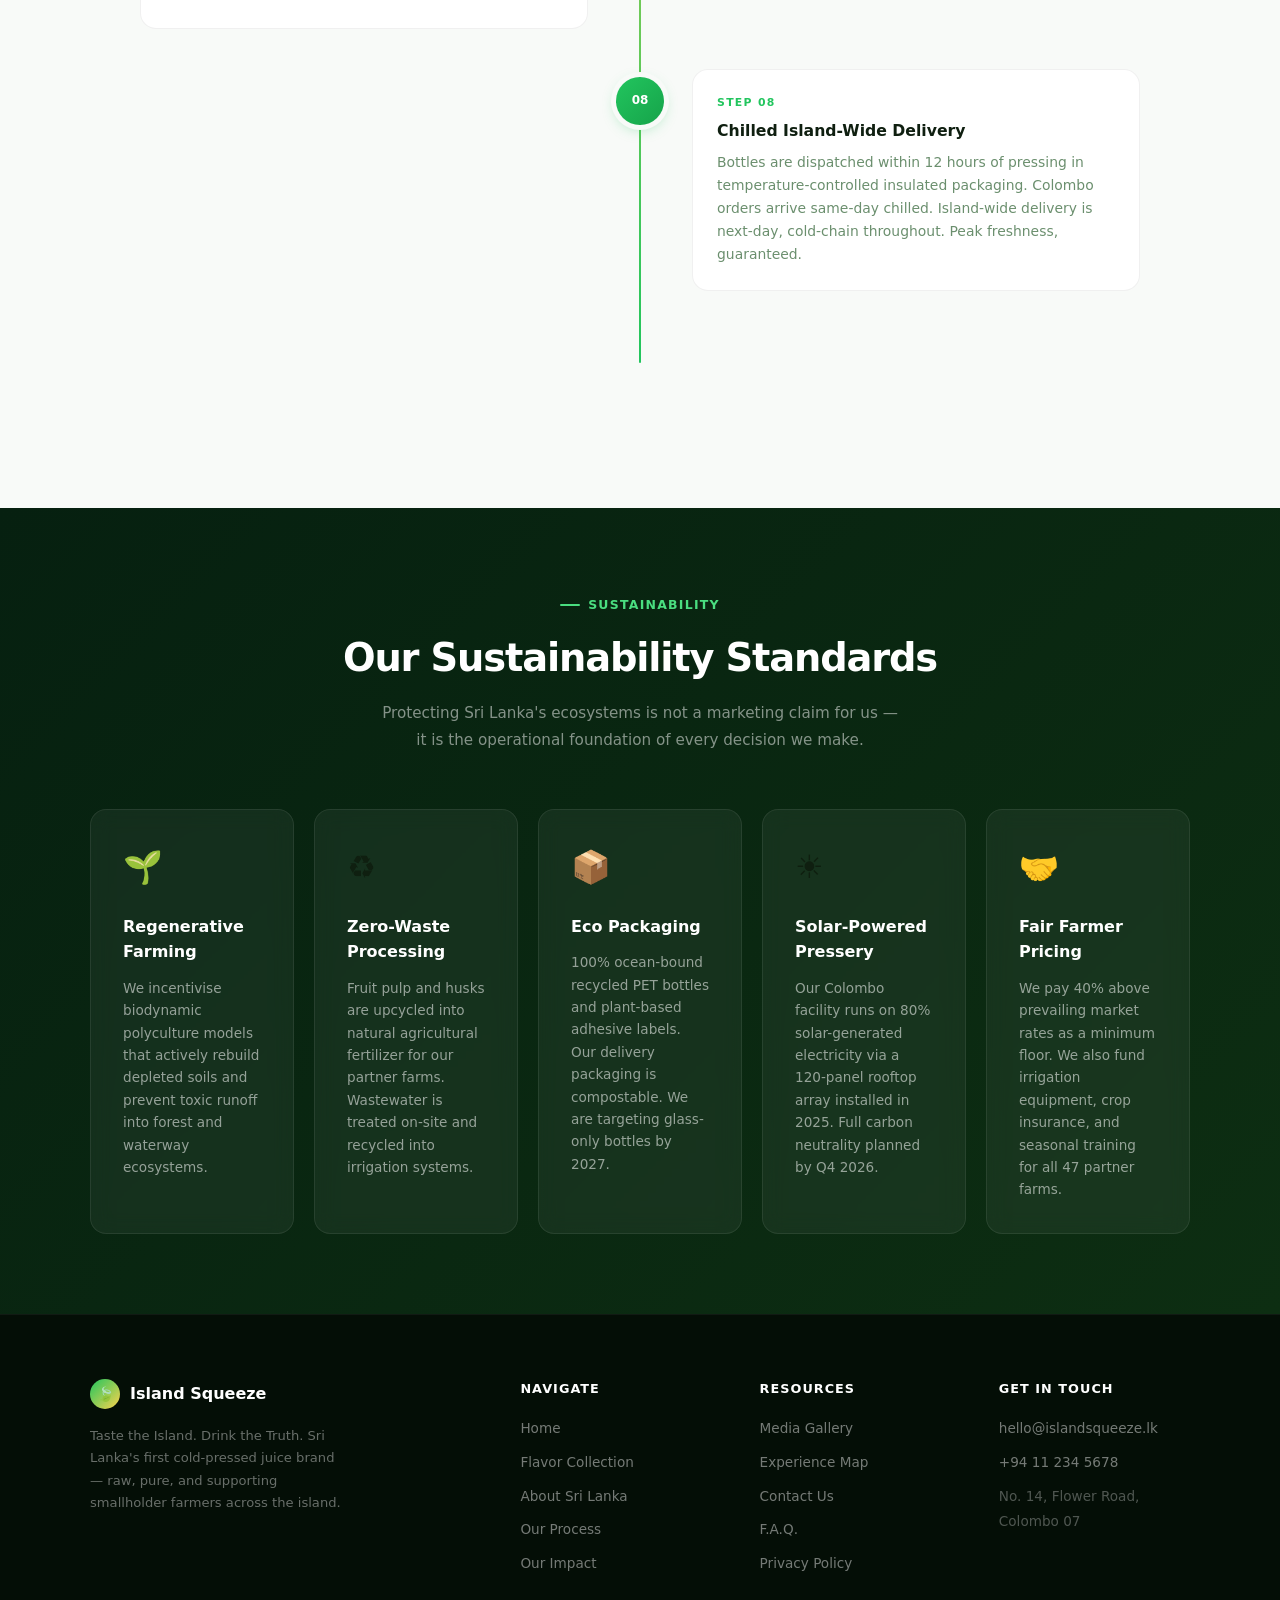
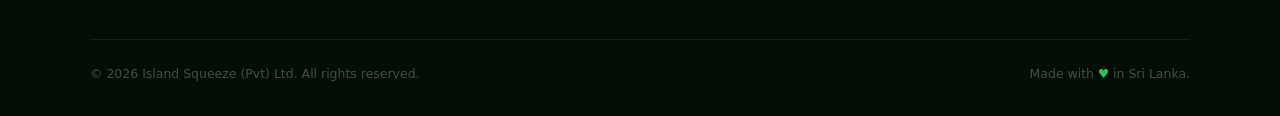
<file: farm-to-bottle.html>
<!DOCTYPE html>
<html lang="en">

<head>
    <meta charset="UTF-8" />
    <meta name="viewport" content="width=device-width, initial-scale=1.0" />
    <title>Our Process | Farm to Bottle — Island Squeeze</title>
    <link rel="stylesheet" href="style.css" />
    <style>
        *,
        *::before,
        *::after {
            box-sizing: border-box;
            margin: 0;
            padding: 0;
        }

        :root {
            --green: #22C55E;
            --green-dark: #16a34a;
            --green-deep: #062010;
            --yellow: #FCD34D;
            --off-white: #f8faf8;
            --text: #0f1f10;
            --text-mid: #3d5c3f;
            --text-muted: #6b8f6e;
            --border: rgba(34, 197, 94, 0.15);
            --card-bg: #ffffff;
            --radius: 16px;
            --radius-sm: 10px;
            --radius-pill: 100px;
        }

        html {
            scroll-behavior: smooth;
        }

        body {
            font-family: 'Segoe UI', system-ui, -apple-system, sans-serif;
            background: var(--off-white);
            color: var(--text);
            line-height: 1.6;
            overflow-x: hidden;
        }

        /* ── NAVBAR ── */
        .navbar {
            position: fixed;
            top: 0;
            left: 0;
            right: 0;
            z-index: 100;
            display: flex;
            align-items: center;
            justify-content: space-between;
            padding: 0 2rem;
            height: 64px;
            background: rgba(248, 250, 248, 0.92);
            backdrop-filter: blur(12px);
            border-bottom: 1px solid var(--border);
            transition: box-shadow 0.2s;
        }

        .navbar.scrolled {
            box-shadow: 0 2px 20px rgba(0, 0, 0, 0.06);
        }

        .brand {
            display: flex;
            align-items: center;
            gap: 10px;
            text-decoration: none;
            color: var(--text);
        }

        .brand-icon-wrap {
            width: 34px;
            height: 34px;
            border-radius: 50%;
            background: linear-gradient(135deg, var(--green), var(--yellow));
            display: flex;
            align-items: center;
            justify-content: center;
            font-size: 16px;
            flex-shrink: 0;
        }

        .brand-text {
            font-size: 1.1rem;
            font-weight: 700;
            letter-spacing: -0.02em;
        }

        .nav-links {
            display: flex;
            gap: 2px;
            list-style: none;
        }

        .nav-links a {
            display: block;
            padding: 6px 12px;
            border-radius: 8px;
            font-size: 0.88rem;
            color: var(--text-mid);
            text-decoration: none;
            transition: background 0.15s, color 0.15s;
        }

        .nav-links a:hover,
        .nav-links a.active {
            background: rgba(34, 197, 94, 0.1);
            color: var(--green-dark);
        }

        .order-btn {
            background: linear-gradient(135deg, var(--green), var(--green-dark));
            color: #fff;
            font-size: 0.88rem;
            font-weight: 600;
            padding: 9px 22px;
            border-radius: var(--radius-pill);
            border: none;
            cursor: pointer;
            text-decoration: none;
            box-shadow: 0 4px 14px rgba(34, 197, 94, 0.3);
            transition: transform 0.15s, box-shadow 0.15s;
        }

        .order-btn:hover {
            transform: translateY(-1px);
            box-shadow: 0 6px 20px rgba(34, 197, 94, 0.4);
        }

        /* ── PAGE HERO ── */
        .page-hero {
            background: linear-gradient(150deg, #062010 0%, #0d2e12 50%, #071c0a 100%);
            padding: 9rem 2rem 5rem;
            text-align: center;
            position: relative;
            overflow: hidden;
        }

        .page-hero::before {
            content: '';
            position: absolute;
            inset: 0;
            background:
                radial-gradient(ellipse 55% 60% at 20% 70%, rgba(34, 197, 94, 0.15) 0%, transparent 60%),
                radial-gradient(ellipse 40% 40% at 80% 25%, rgba(252, 211, 77, 0.1) 0%, transparent 55%);
            pointer-events: none;
        }

        .page-hero-inner {
            position: relative;
            z-index: 1;
            max-width: 680px;
            margin: 0 auto;
        }

        .page-hero-badge {
            display: inline-flex;
            align-items: center;
            gap: 8px;
            background: rgba(34, 197, 94, 0.12);
            border: 1px solid rgba(34, 197, 94, 0.25);
            color: #4ade80;
            font-size: 0.78rem;
            font-weight: 600;
            letter-spacing: 0.08em;
            padding: 5px 16px;
            border-radius: var(--radius-pill);
            text-transform: uppercase;
            margin-bottom: 1.5rem;
        }

        .page-hero h1 {
            font-size: clamp(2.2rem, 5vw, 3.4rem);
            font-weight: 800;
            color: #fff;
            line-height: 1.15;
            letter-spacing: -0.03em;
            margin-bottom: 1.25rem;
        }

        .page-hero h1 span {
            background: linear-gradient(90deg, var(--green), var(--yellow));
            -webkit-background-clip: text;
            -webkit-text-fill-color: transparent;
            background-clip: text;
        }

        .page-hero p {
            font-size: 1rem;
            color: rgba(255, 255, 255, 0.55);
            line-height: 1.75;
            max-width: 560px;
            margin: 0 auto;
        }

        /* ── HOW IT WORKS STRIP ── */
        .how-strip {
            background: #fff;
            padding: 5rem 2rem;
        }

        .how-strip-inner {
            max-width: 1100px;
            margin: 0 auto;
        }

        .how-header {
            text-align: center;
            margin-bottom: 3.5rem;
        }

        .section-label {
            display: inline-flex;
            align-items: center;
            gap: 8px;
            color: var(--green-dark);
            font-size: 0.78rem;
            font-weight: 700;
            text-transform: uppercase;
            letter-spacing: 0.1em;
            margin-bottom: 0.75rem;
        }

        .section-label::before {
            content: '';
            width: 20px;
            height: 2px;
            background: var(--green);
            border-radius: 2px;
        }

        .how-title {
            font-size: clamp(1.8rem, 3.5vw, 2.4rem);
            font-weight: 800;
            letter-spacing: -0.03em;
            color: var(--text);
            margin-bottom: 0.75rem;
            line-height: 1.2;
        }

        .how-sub {
            font-size: 0.95rem;
            color: var(--text-muted);
            line-height: 1.75;
            max-width: 480px;
            margin: 0 auto;
        }

        /* 4-card process grid */
        .how-cards {
            display: grid;
            grid-template-columns: repeat(4, 1fr);
            gap: 0;
            position: relative;
        }

        /* connector line between cards */
        .how-cards::before {
            content: '';
            position: absolute;
            top: 44px;
            left: calc(12.5% + 4px);
            right: calc(12.5% + 4px);
            height: 2px;
            background: linear-gradient(90deg, var(--green), var(--yellow), var(--green));
            z-index: 0;
        }

        .how-card {
            display: flex;
            flex-direction: column;
            align-items: center;
            padding: 0 1.5rem 0;
            text-align: center;
            position: relative;
            z-index: 1;
        }

        .how-card-dot {
            width: 88px;
            height: 88px;
            border-radius: 50%;
            background: linear-gradient(135deg, var(--green-deep), #1a4d20);
            border: 3px solid var(--green);
            display: flex;
            align-items: center;
            justify-content: center;
            font-size: 2rem;
            margin-bottom: 1.5rem;
            box-shadow: 0 0 0 6px rgba(34, 197, 94, 0.1), 0 8px 24px rgba(34, 197, 94, 0.2);
            transition: transform 0.25s, box-shadow 0.25s;
            cursor: default;
        }

        .how-card:hover .how-card-dot {
            transform: translateY(-4px) scale(1.06);
            box-shadow: 0 0 0 8px rgba(34, 197, 94, 0.15), 0 14px 32px rgba(34, 197, 94, 0.3);
        }

        .how-card-num {
            font-size: 0.68rem;
            font-weight: 700;
            color: var(--green);
            letter-spacing: 0.12em;
            text-transform: uppercase;
            margin-bottom: 0.5rem;
        }

        .how-card h4 {
            font-size: 1rem;
            font-weight: 700;
            color: var(--text);
            margin-bottom: 0.5rem;
        }

        .how-card p {
            font-size: 0.85rem;
            color: var(--text-muted);
            line-height: 1.65;
        }

        /* animated arrow between cards */
        .how-arrow {
            position: absolute;
            top: 34px;
            right: -14px;
            z-index: 2;
            width: 28px;
            height: 28px;
            background: #fff;
            border: 2px solid var(--green);
            border-radius: 50%;
            display: flex;
            align-items: center;
            justify-content: center;
            font-size: 0.75rem;
            color: var(--green);
            font-weight: 700;
        }

        .how-card:last-child .how-arrow {
            display: none;
        }

        .how-cta {
            text-align: center;
            margin-top: 3rem;
        }

        .btn-primary {
            display: inline-block;
            background: linear-gradient(135deg, var(--green), var(--green-dark));
            color: #fff;
            font-size: 0.95rem;
            font-weight: 600;
            padding: 13px 32px;
            border-radius: var(--radius-pill);
            border: none;
            cursor: pointer;
            text-decoration: none;
            box-shadow: 0 6px 24px rgba(34, 197, 94, 0.35);
            transition: transform 0.15s, box-shadow 0.15s;
        }

        .btn-primary:hover {
            transform: translateY(-2px);
            box-shadow: 0 10px 30px rgba(34, 197, 94, 0.45);
        }

        /* ── TIMELINE ── */
        .timeline-section {
            padding: 5rem 2rem;
            background: var(--off-white);
        }

        .timeline-inner {
            max-width: 1000px;
            margin: 0 auto;
        }

        .timeline-header {
            text-align: center;
            margin-bottom: 4rem;
        }

        .timeline-header h2 {
            font-size: clamp(1.8rem, 3.5vw, 2.4rem);
            font-weight: 800;
            letter-spacing: -0.03em;
            color: var(--text);
            margin-bottom: 0.75rem;
        }

        .timeline-header p {
            font-size: 0.95rem;
            color: var(--text-muted);
            max-width: 540px;
            margin: 0 auto;
            line-height: 1.75;
        }

        .timeline {
            position: relative;
        }

        .timeline::before {
            content: '';
            position: absolute;
            left: 50%;
            top: 0;
            bottom: 0;
            width: 2px;
            background: linear-gradient(to bottom, var(--green), var(--yellow), var(--green));
            transform: translateX(-50%);
            border-radius: 2px;
        }

        .tl-item {
            display: grid;
            grid-template-columns: 1fr 56px 1fr;
            align-items: start;
            gap: 1.5rem;
            margin-bottom: 2.5rem;
        }

        .tl-left {
            grid-column: 1;
            text-align: right;
        }

        .tl-right {
            grid-column: 3;
            text-align: left;
        }

        .tl-empty {
            grid-column: 1;
        }

        .tl-empty-right {
            grid-column: 3;
        }

        .tl-center {
            grid-column: 2;
            display: flex;
            justify-content: center;
            padding-top: 0.5rem;
        }

        .tl-dot {
            width: 48px;
            height: 48px;
            border-radius: 50%;
            background: linear-gradient(135deg, var(--green), var(--green-dark));
            display: flex;
            align-items: center;
            justify-content: center;
            font-size: 0.75rem;
            font-weight: 800;
            color: #fff;
            flex-shrink: 0;
            position: relative;
            z-index: 1;
            box-shadow: 0 0 0 5px var(--off-white), 0 4px 14px rgba(34, 197, 94, 0.35);
        }

        .tl-content {
            background: var(--card-bg);
            border: 1px solid rgba(0, 0, 0, 0.06);
            border-radius: var(--radius);
            padding: 1.5rem;
            transition: transform 0.2s, box-shadow 0.2s;
        }

        .tl-content:hover {
            transform: translateY(-3px);
            box-shadow: 0 10px 32px rgba(0, 0, 0, 0.07);
        }

        .tl-step {
            font-size: 0.68rem;
            font-weight: 700;
            color: var(--green);
            letter-spacing: 0.12em;
            text-transform: uppercase;
            margin-bottom: 0.4rem;
        }

        .tl-content h4 {
            font-size: 0.98rem;
            font-weight: 700;
            color: var(--text);
            margin-bottom: 0.5rem;
        }

        .tl-content p {
            font-size: 0.87rem;
            color: var(--text-muted);
            line-height: 1.65;
        }

        /* ── SUSTAINABILITY ── */
        .sus-section {
            background: linear-gradient(135deg, #062010, #0d2e12);
            padding: 5rem 2rem;
        }

        .sus-inner {
            max-width: 1100px;
            margin: 0 auto;
        }

        .sus-header {
            text-align: center;
            margin-bottom: 3.5rem;
        }

        .sus-header .section-label {
            color: #4ade80;
        }

        .sus-header .section-label::before {
            background: #4ade80;
        }

        .sus-header h2 {
            font-size: clamp(1.8rem, 3.5vw, 2.4rem);
            font-weight: 800;
            color: #fff;
            letter-spacing: -0.03em;
            margin-bottom: 0.75rem;
        }

        .sus-header p {
            font-size: 0.95rem;
            color: rgba(255, 255, 255, 0.5);
            max-width: 520px;
            margin: 0 auto;
            line-height: 1.75;
        }

        .sus-grid {
            display: grid;
            grid-template-columns: repeat(auto-fit, minmax(200px, 1fr));
            gap: 1.25rem;
        }

        .sus-card {
            background: rgba(255, 255, 255, 0.05);
            border: 1px solid rgba(255, 255, 255, 0.08);
            border-radius: var(--radius);
            padding: 2rem;
            display: flex;
            flex-direction: column;
            gap: 0.75rem;
            transition: background 0.2s, transform 0.2s;
        }

        .sus-card:hover {
            background: rgba(255, 255, 255, 0.08);
            transform: translateY(-3px);
        }

        .sus-icon {
            font-size: 2rem;
        }

        .sus-card h4 {
            font-size: 1rem;
            font-weight: 700;
            color: #fff;
        }

        .sus-card p {
            font-size: 0.85rem;
            color: rgba(255, 255, 255, 0.55);
            line-height: 1.65;
        }

        /* ── FOOTER ── */
        footer {
            background: #040e06;
            color: rgba(255, 255, 255, 0.6);
            padding: 4rem 2rem 2rem;
        }

        .footer-inner {
            max-width: 1100px;
            margin: 0 auto;
        }

        .footer-grid {
            display: grid;
            grid-template-columns: 2fr 1fr 1fr 1fr;
            gap: 3rem;
            margin-bottom: 3rem;
        }

        .footer-brand-row {
            display: flex;
            align-items: center;
            gap: 10px;
            margin-bottom: 1rem;
        }

        .footer-brand-icon {
            width: 30px;
            height: 30px;
            border-radius: 50%;
            background: linear-gradient(135deg, var(--green), var(--yellow));
            display: flex;
            align-items: center;
            justify-content: center;
            font-size: 14px;
        }

        .footer-brand-name {
            font-size: 1rem;
            font-weight: 700;
            color: #fff;
        }

        .footer-brand-desc {
            font-size: 0.82rem;
            line-height: 1.7;
            color: rgba(255, 255, 255, 0.4);
            max-width: 260px;
        }

        .footer-col h4 {
            font-size: 0.8rem;
            font-weight: 700;
            color: #fff;
            margin-bottom: 1rem;
            text-transform: uppercase;
            letter-spacing: 0.08em;
        }

        .footer-col ul {
            list-style: none;
            display: flex;
            flex-direction: column;
            gap: 8px;
        }

        .footer-col ul li a {
            font-size: 0.85rem;
            color: rgba(255, 255, 255, 0.45);
            text-decoration: none;
            transition: color 0.15s;
        }

        .footer-col ul li a:hover {
            color: var(--green);
        }

        .footer-col ul li span {
            font-size: 0.85rem;
            color: rgba(255, 255, 255, 0.3);
        }

        .footer-bottom {
            border-top: 1px solid rgba(255, 255, 255, 0.07);
            padding-top: 1.5rem;
            display: flex;
            justify-content: space-between;
            align-items: center;
            font-size: 0.78rem;
            color: rgba(255, 255, 255, 0.25);
            flex-wrap: wrap;
            gap: 8px;
        }

        .footer-green {
            color: var(--green);
        }

        /* ── REVEAL ── */
        .reveal {
            opacity: 0;
            transform: translateY(22px);
            transition: opacity 0.55s ease, transform 0.55s ease;
        }

        .reveal.visible {
            opacity: 1;
            transform: translateY(0);
        }

        /* ── RESPONSIVE ── */
        @media (max-width: 900px) {
            .how-cards {
                grid-template-columns: repeat(2, 1fr);
            }

            .how-cards::before {
                display: none;
            }

            .how-arrow {
                display: none;
            }

            .footer-grid {
                grid-template-columns: 1fr 1fr;
            }
        }

        @media (max-width: 640px) {
            .navbar {
                padding: 0 1rem;
            }

            .nav-links {
                display: none;
            }

            .how-cards {
                grid-template-columns: 1fr;
            }

            .timeline::before {
                display: none;
            }

            .tl-item {
                grid-template-columns: 1fr;
                gap: 0.5rem;
            }

            .tl-left,
            .tl-right {
                grid-column: 1;
                text-align: left;
            }

            .tl-center {
                display: none;
            }

            .tl-empty,
            .tl-empty-right {
                display: none;
            }

            .footer-grid {
                grid-template-columns: 1fr;
            }
        }
    </style>
</head>

<body>

    <!-- NAVBAR -->
    <nav class="navbar" id="navbar">
        <a href="index.html" class="brand">
            <div class="brand-icon-wrap">🍃</div>
            <span class="brand-text">Island Squeeze</span>
        </a>
        <ul class="nav-links">
            <li><a href="index.html">Home</a></li>
            <li><a href="flavors.html">Flavors</a></li>
            <li><a href="about.html">Sri Lanka</a></li>
            <li><a href="farm-to-bottle.html" class="active">Our Process</a></li>
            <li><a href="experience.html">Map Experience</a></li>
            <li><a href="impact.html">Impact</a></li>
            <li><a href="gallery.html">Gallery</a></li>
            <li><a href="contact.html">Contact</a></li>
        </ul>
        <a href="flavors.html" class="order-btn">Order Now</a>
    </nav>

    <main>

        <!-- PAGE HERO -->
        <section class="page-hero">
            <div class="page-hero-inner">
                <div class="page-hero-badge">🌿 Transparent · Traceable · Trusted</div>
                <h1>Farm to Bottle in <span>24 Hours</span></h1>
                <p>Every batch of Island Squeeze juice is tracked from the tree to your doorstep — committed to absolute
                    nutritional integrity, every single day.</p>
            </div>
        </section>

        <!-- ★ HOW IT WORKS STRIP ★ -->
        <section class="how-strip">
            <div class="how-strip-inner">
                <div class="how-header reveal">
                    <div class="section-label">How It Works</div>
                    <h2 class="how-title">Farm to bottle in 24 hours.</h2>
                    <p class="how-sub">Every drop is traceable. Every step is deliberate. Here's our promise in four
                        moves.</p>
                </div>

                <div class="how-cards">
                    <div class="how-card reveal">
                        <div class="how-card-dot">🌾</div>
                        <div class="how-arrow">→</div>
                        <div class="how-card-num">Step 01</div>
                        <h4>Harvest at Dawn</h4>
                        <p>Picked before 6am to capture peak flavour before heat exposure begins. Cooler temperatures
                            lock in fresh-picked aromatics.</p>
                    </div>
                    <div class="how-card reveal" style="transition-delay:0.1s">
                        <div class="how-card-dot">❄️</div>
                        <div class="how-arrow">→</div>
                        <div class="how-card-num">Step 02</div>
                        <h4>Cold-Chain Transport</h4>
                        <p>Loaded at 4°C directly into refrigerated vehicles. 3-hour window to our Colombo pressery. The
                            cold chain is never broken.</p>
                    </div>
                    <div class="how-card reveal" style="transition-delay:0.2s">
                        <div class="how-card-dot">⚙️</div>
                        <div class="how-arrow">→</div>
                        <div class="how-card-num">Step 03</div>
                        <h4>Hydraulic Press</h4>
                        <p>6,000 PSI slow press — no heat, no blades, no centrifuges. Every fragile vitamin and enzyme
                            is fully preserved.</p>
                    </div>
                    <div class="how-card reveal" style="transition-delay:0.3s">
                        <div class="how-card-dot">🚚</div>
                        <div class="how-card-num">Step 04</div>
                        <h4>Chilled to Your Door</h4>
                        <p>Bottled and dispatched within 12 hours of pressing. Same-day chilled delivery in Colombo.
                            Island-wide next-day cold chain.</p>
                    </div>
                </div>

                <div class="how-cta reveal">
                    <a href="farm-to-bottle.html" class="btn-primary">See the Full 8-Step Process →</a>
                </div>
            </div>
        </section>

        <!-- 8-STEP TIMELINE -->
        <section class="timeline-section">
            <div class="timeline-inner">
                <div class="timeline-header reveal">
                    <div class="section-label" style="justify-content:center;">The Full Journey</div>
                    <h2>Every step, in detail.</h2>
                    <p>From farm certification to your doorstep — nothing is left to chance.</p>
                </div>
                <div class="timeline">

                    <div class="tl-item">
                        <div class="tl-left reveal">
                            <div class="tl-content">
                                <div class="tl-step">Step 01</div>
                                <h4>Farm Certification & Selection</h4>
                                <p>Only farms meeting our strict ecological and ethical standards are onboarded. Each is
                                    visited personally twice a year. We grade fruit for brix (sugar content), weight,
                                    and skin integrity before any crop is accepted.</p>
                            </div>
                        </div>
                        <div class="tl-center">
                            <div class="tl-dot">01</div>
                        </div>
                        <div class="tl-empty-right"></div>
                    </div>

                    <div class="tl-item">
                        <div class="tl-empty"></div>
                        <div class="tl-center">
                            <div class="tl-dot">02</div>
                        </div>
                        <div class="tl-right reveal">
                            <div class="tl-content">
                                <div class="tl-step">Step 02</div>
                                <h4>Early Morning Harvest</h4>
                                <p>Crops are harvested before 6am to minimise heat exposure. Cooler morning temperatures
                                    slow enzyme activity and oxidation, locking fresh-picked aromatics into each fruit
                                    before pressing.</p>
                            </div>
                        </div>
                    </div>

                    <div class="tl-item">
                        <div class="tl-left reveal">
                            <div class="tl-content">
                                <div class="tl-step">Step 03</div>
                                <h4>Cold-Chain Transport</h4>
                                <p>Harvested fruit is loaded directly into refrigerated vehicles at 4°C and transported
                                    to our Colombo pressery within three hours. The cold chain is never broken from the
                                    moment of harvest.</p>
                            </div>
                        </div>
                        <div class="tl-center">
                            <div class="tl-dot">03</div>
                        </div>
                        <div class="tl-empty-right"></div>
                    </div>

                    <div class="tl-item">
                        <div class="tl-empty"></div>
                        <div class="tl-center">
                            <div class="tl-dot">04</div>
                        </div>
                        <div class="tl-right reveal">
                            <div class="tl-content">
                                <div class="tl-step">Step 04</div>
                                <h4>Hydraulic Cold Pressing</h4>
                                <p>Our French-made hydraulic press applies 6,000 PSI of slow, steady pressure — no
                                    blades, no centrifuges, no heat. This preserves fragile vitamins, enzymes, and
                                    cellular antioxidants that high-speed methods destroy.</p>
                            </div>
                        </div>
                    </div>

                    <div class="tl-item">
                        <div class="tl-left reveal">
                            <div class="tl-content">
                                <div class="tl-step">Step 05</div>
                                <h4>HPP Sterilisation</h4>
                                <p>Every batch undergoes High Pressure Processing — 87,000 PSI for 90 seconds inside a
                                    water chamber. This eliminates pathogens without heat, without additives, and
                                    without altering the fresh-pressed flavour profile.</p>
                            </div>
                        </div>
                        <div class="tl-center">
                            <div class="tl-dot">05</div>
                        </div>
                        <div class="tl-empty-right"></div>
                    </div>

                    <div class="tl-item">
                        <div class="tl-empty"></div>
                        <div class="tl-center">
                            <div class="tl-dot">06</div>
                        </div>
                        <div class="tl-right reveal">
                            <div class="tl-content">
                                <div class="tl-step">Step 06</div>
                                <h4>Laboratory Quality Test</h4>
                                <p>Every single batch is tested in our Colombo-based laboratory for nutritional density,
                                    residual pesticides, microbial safety, and pH balance before a single bottle is
                                    filled. Batches that don't meet standards are rejected entirely.</p>
                            </div>
                        </div>
                    </div>

                    <div class="tl-item">
                        <div class="tl-left reveal">
                            <div class="tl-content">
                                <div class="tl-step">Step 07</div>
                                <h4>Nitrogen-Flush Bottling</h4>
                                <p>Juice is filled into amber UV-blocking bottles under a hermetic nitrogen atmosphere,
                                    eliminating oxygen contact that causes oxidation, colour loss, and nutrient
                                    degradation. Caps are sealed and dated immediately.</p>
                            </div>
                        </div>
                        <div class="tl-center">
                            <div class="tl-dot">07</div>
                        </div>
                        <div class="tl-empty-right"></div>
                    </div>

                    <div class="tl-item">
                        <div class="tl-empty"></div>
                        <div class="tl-center">
                            <div class="tl-dot">08</div>
                        </div>
                        <div class="tl-right reveal">
                            <div class="tl-content">
                                <div class="tl-step">Step 08</div>
                                <h4>Chilled Island-Wide Delivery</h4>
                                <p>Bottles are dispatched within 12 hours of pressing in temperature-controlled
                                    insulated packaging. Colombo orders arrive same-day chilled. Island-wide delivery is
                                    next-day, cold-chain throughout. Peak freshness, guaranteed.</p>
                            </div>
                        </div>
                    </div>

                </div>
            </div>
        </section>

        <!-- SUSTAINABILITY -->
        <section class="sus-section">
            <div class="sus-inner">
                <div class="sus-header reveal">
                    <div class="section-label">Sustainability</div>
                    <h2>Our Sustainability Standards</h2>
                    <p>Protecting Sri Lanka's ecosystems is not a marketing claim for us — it is the operational
                        foundation of every decision we make.</p>
                </div>
                <div class="sus-grid">
                    <div class="sus-card reveal">
                        <div class="sus-icon">🌱</div>
                        <h4>Regenerative Farming</h4>
                        <p>We incentivise biodynamic polyculture models that actively rebuild depleted soils and prevent
                            toxic runoff into forest and waterway ecosystems.</p>
                    </div>
                    <div class="sus-card reveal" style="transition-delay:0.08s">
                        <div class="sus-icon">♻️</div>
                        <h4>Zero-Waste Processing</h4>
                        <p>Fruit pulp and husks are upcycled into natural agricultural fertilizer for our partner farms.
                            Wastewater is treated on-site and recycled into irrigation systems.</p>
                    </div>
                    <div class="sus-card reveal" style="transition-delay:0.16s">
                        <div class="sus-icon">📦</div>
                        <h4>Eco Packaging</h4>
                        <p>100% ocean-bound recycled PET bottles and plant-based adhesive labels. Our delivery packaging
                            is compostable. We are targeting glass-only bottles by 2027.</p>
                    </div>
                    <div class="sus-card reveal" style="transition-delay:0.24s">
                        <div class="sus-icon">☀️</div>
                        <h4>Solar-Powered Pressery</h4>
                        <p>Our Colombo facility runs on 80% solar-generated electricity via a 120-panel rooftop array
                            installed in 2025. Full carbon neutrality planned by Q4 2026.</p>
                    </div>
                    <div class="sus-card reveal" style="transition-delay:0.32s">
                        <div class="sus-icon">🤝</div>
                        <h4>Fair Farmer Pricing</h4>
                        <p>We pay 40% above prevailing market rates as a minimum floor. We also fund irrigation
                            equipment, crop insurance, and seasonal training for all 47 partner farms.</p>
                    </div>
                </div>
            </div>
        </section>

    </main>

    <!-- FOOTER -->
    <footer>
        <div class="footer-inner">
            <div class="footer-grid">
                <div>
                    <div class="footer-brand-row">
                        <div class="footer-brand-icon">🍃</div>
                        <span class="footer-brand-name">Island Squeeze</span>
                    </div>
                    <p class="footer-brand-desc">Taste the Island. Drink the Truth. Sri Lanka's first cold-pressed juice
                        brand — raw, pure, and supporting smallholder farmers across the island.</p>
                </div>
                <div class="footer-col">
                    <h4>Navigate</h4>
                    <ul>
                        <li><a href="index.html">Home</a></li>
                        <li><a href="flavors.html">Flavor Collection</a></li>
                        <li><a href="about.html">About Sri Lanka</a></li>
                        <li><a href="farm-to-bottle.html">Our Process</a></li>
                        <li><a href="impact.html">Our Impact</a></li>
                    </ul>
                </div>
                <div class="footer-col">
                    <h4>Resources</h4>
                    <ul>
                        <li><a href="gallery.html">Media Gallery</a></li>
                        <li><a href="experience.html">Experience Map</a></li>
                        <li><a href="contact.html">Contact Us</a></li>
                        <li><a href="#">F.A.Q.</a></li>
                        <li><a href="#">Privacy Policy</a></li>
                    </ul>
                </div>
                <div class="footer-col">
                    <h4>Get in Touch</h4>
                    <ul>
                        <li><a href="mailto:hello@islandsqueeze.lk">hello@islandsqueeze.lk</a></li>
                        <li><a href="tel:+94112345678">+94 11 234 5678</a></li>
                        <li><span>No. 14, Flower Road, Colombo 07</span></li>
                    </ul>
                </div>
            </div>
            <div class="footer-bottom">
                <span>© 2026 Island Squeeze (Pvt) Ltd. All rights reserved.</span>
                <span>Made with <span class="footer-green">♥</span> in Sri Lanka.</span>
            </div>
        </div>
    </footer>

    <script>
        const navbar = document.getElementById('navbar');
        window.addEventListener('scroll', () => {
            navbar.classList.toggle('scrolled', window.scrollY > 20);
        });

        const reveals = document.querySelectorAll('.reveal');
        const io = new IntersectionObserver((entries) => {
            entries.forEach(e => {
                if (e.isIntersecting) { e.target.classList.add('visible'); io.unobserve(e.target); }
            });
        }, { threshold: 0.1 });
        reveals.forEach(el => io.observe(el));
    </script>

</body>

</html>
</file>
<file: style.css>
@import url('https://fonts.googleapis.com/css2?family=Outfit:wght@300;400;600;800;900&display=swap');

:root {
    --theme-color: #FFB74D;
    --theme-color-rgb: 255, 183, 77;
    --theme-gradient: linear-gradient(135deg, #FFB74D 0%, #FFA726 100%);
    --bg-dark: #0b0c10;
    --card-bg: rgba(255, 255, 255, 0.03);
    --card-border: rgba(255, 255, 255, 0.08);

    /* Process and Sourcing Variables */
    --green: #22C55E;
    --green-dark: #16a34a;
    --green-deep: #062010;
    --yellow: #FCD34D;
    --radius: 24px;
    --radius-sm: 12px;
    --radius-pill: 50px;
}

* {
    box-sizing: border-box;
    margin: 0;
    padding: 0;
    -webkit-font-smoothing: antialiased;
    -moz-osx-font-smoothing: grayscale;
}

body {
    font-family: 'Outfit', sans-serif;
    background: var(--bg-dark);
    color: #ffffff;
    overflow-x: hidden;
    transition: background 0.8s cubic-bezier(0.16, 1, 0.3, 1);
}

/* Custom Selection */
::selection {
    background-color: #f97316; /* bg-orange-500 */
    color: #ffffff;
}

/* Hide Scrollbar */
::-webkit-scrollbar {
    width: 6px;
    height: 6px;
}
::-webkit-scrollbar-track {
    background: rgba(0, 0, 0, 0.2);
}
::-webkit-scrollbar-thumb {
    background: rgba(255, 255, 255, 0.1);
    border-radius: 3px;
}
::-webkit-scrollbar-thumb:hover {
    background: rgba(255, 255, 255, 0.2);
}

/* Navbar */
.navbar {
    position: fixed;
    top: 0;
    left: 0;
    width: 100%;
    z-index: 100;
    display: flex;
    justify-content: space-between;
    align-items: center;
    padding: 1.5rem 2.5rem;
    backdrop-filter: blur(20px);
    -webkit-backdrop-filter: blur(20px);
    border-bottom: 1px solid rgba(255, 255, 255, 0.05);
    background: rgba(11, 12, 16, 0.5);
    transition: all 0.3s ease;
}

.navbar.scrolled {
    padding: 1rem 2.5rem;
    border-bottom: 1px solid rgba(255, 255, 255, 0.1);
    background: rgba(11, 12, 16, 0.8);
}

.brand {
    display: flex;
    align-items: center;
    gap: 0.75rem;
    font-weight: 800;
    font-size: 1.5rem;
    text-transform: uppercase;
    letter-spacing: 1px;
    cursor: pointer;
    text-decoration: none;
}

.brand-icon {
    width: 2rem;
    height: 2rem;
    fill: url(#brand-gradient);
    transition: transform 0.5s ease;
}

.brand:hover .brand-icon {
    transform: rotate(15deg) scale(1.1);
}

.brand-text {
    background: linear-gradient(90deg, #f97316, #ec4899);
    -webkit-background-clip: text;
    -webkit-text-fill-color: transparent;
}

.nav-links {
    display: flex;
    gap: 2rem;
    list-style: none;
}

.nav-link {
    color: rgba(255, 255, 255, 0.7);
    text-decoration: none;
    font-weight: 600;
    font-size: 0.95rem;
    transition: color 0.3s ease;
}

.nav-link:hover, .nav-link.active {
    color: #ffffff;
}

.order-btn {
    background: linear-gradient(135deg, #f97316 0%, #ea580c 100%);
    color: #ffffff;
    border: none;
    padding: 0.75rem 1.75rem;
    border-radius: 50px;
    font-weight: 600;
    font-size: 0.95rem;
    cursor: pointer;
    box-shadow: 0 0 20px rgba(249, 115, 22, 0.3);
    transition: all 0.3s ease;
    text-decoration: none;
}

.order-btn:hover {
    transform: translateY(-2px);
    box-shadow: 0 0 30px rgba(249, 115, 22, 0.5);
    background: linear-gradient(135deg, #ea580c 0%, #c2410c 100%);
}

/* Scrollytelling Engine Container */
.scrolly-container {
    position: relative;
    height: 500vh; /* Scroll height */
}

.sticky-viewport {
    position: sticky;
    top: 0;
    height: 100vh;
    width: 100%;
    overflow: hidden;
    background: radial-gradient(circle at center, rgba(var(--theme-color-rgb), 0.15) 0%, rgba(11, 12, 16, 0) 70%);
}

/* Canvas container styling */
.canvas-wrapper {
    position: absolute;
    top: 0;
    left: 0;
    width: 100%;
    height: 100%;
    display: flex;
    align-items: center;
    justify-content: center;
    pointer-events: none;
    z-index: 2;
}

.canvas-wrapper canvas {
    max-width: 100%;
    max-height: 100%;
    object-fit: contain;
}

/* Text Overlays */
.overlay-text-container {
    position: absolute;
    top: 0;
    left: 0;
    width: 100%;
    height: 100%;
    z-index: 3;
    pointer-events: none;
}

.overlay-section {
    position: absolute;
    top: 0;
    left: 0;
    width: 100%;
    height: 100%;
    display: flex;
    flex-direction: column;
    justify-content: center;
    padding: 0 10%;
    opacity: 0;
    transform: translateY(30px);
    transition: opacity 0.5s ease-out, transform 0.5s ease-out;
}

.overlay-section.align-center {
    align-items: center;
    text-align: center;
}

.overlay-section.align-left {
    align-items: flex-start;
    text-align: left;
    max-width: 45%;
}

.overlay-section.align-right {
    align-items: flex-end;
    text-align: right;
    margin-left: auto;
    max-width: 45%;
}

.overlay-section h2 {
    font-size: clamp(3rem, 6vw, 6rem);
    font-weight: 900;
    line-height: 1.1;
    margin-bottom: 1rem;
    letter-spacing: -2px;
}

.overlay-section p {
    font-size: clamp(1.1rem, 2vw, 1.8rem);
    color: rgba(255, 255, 255, 0.8);
    font-weight: 400;
    max-width: 600px;
    line-height: 1.4;
}

.glow-text {
    text-shadow: 0 0 30px rgba(var(--theme-color-rgb), 0.4);
}

/* Side navigation arrows & menu */
.nav-arrows {
    position: fixed;
    top: 50%;
    transform: translateY(-50%);
    width: 100%;
    display: flex;
    justify-content: space-between;
    padding: 0 2rem;
    pointer-events: none;
    z-index: 10;
}

.nav-arrow {
    width: 3.5rem;
    height: 3.5rem;
    border-radius: 50%;
    border: 1px solid rgba(255, 255, 255, 0.1);
    background: rgba(11, 12, 16, 0.6);
    color: #ffffff;
    display: flex;
    align-items: center;
    justify-content: center;
    cursor: pointer;
    pointer-events: auto;
    backdrop-filter: blur(10px);
    transition: all 0.3s cubic-bezier(0.16, 1, 0.3, 1);
}

.nav-arrow:hover {
    background: #ffffff;
    color: #000000;
    transform: scale(1.1);
}

/* Bottom flavor menu */
.flavor-pill-menu {
    position: fixed;
    bottom: 2rem;
    left: 50%;
    transform: translateX(-50%);
    display: flex;
    gap: 0.75rem;
    padding: 0.5rem;
    border-radius: 100px;
    border: 1px solid rgba(255, 255, 255, 0.1);
    background: rgba(11, 12, 16, 0.7);
    backdrop-filter: blur(20px);
    z-index: 10;
    box-shadow: 0 10px 30px rgba(0,0,0,0.5);
}

.flavor-pill {
    padding: 0.75rem 1.5rem;
    border-radius: 50px;
    border: none;
    background: transparent;
    color: rgba(255, 255, 255, 0.6);
    font-weight: 600;
    font-size: 0.9rem;
    cursor: pointer;
    transition: all 0.3s ease;
}

.flavor-pill.active {
    background: var(--theme-color);
    color: #000000;
    box-shadow: 0 4px 15px rgba(var(--theme-color-rgb), 0.4);
}

/* Main Content (under scrollytelling) */
.content-sections {
    position: relative;
    z-index: 5;
    background: var(--bg-dark);
}

/* General Section Styling */
.section {
    padding: 8rem 4rem;
    max-width: 1200px;
    margin: 0 auto;
}

.reveal-grid {
    display: grid;
    grid-template-columns: 1fr 1fr;
    gap: 4rem;
    align-items: center;
}

@media (max-width: 768px) {
    .reveal-grid {
        grid-template-columns: 1fr;
        gap: 2rem;
        text-align: center;
    }
}

/* Glass Card */
.glass-card {
    background: var(--card-bg);
    border: 1px solid var(--card-border);
    border-radius: 24px;
    padding: 3rem;
    backdrop-filter: blur(10px);
    -webkit-backdrop-filter: blur(10px);
    box-shadow: 0 20px 50px rgba(0, 0, 0, 0.3);
}

.section-title {
    font-size: 3rem;
    font-weight: 800;
    margin-bottom: 1.5rem;
    letter-spacing: -1px;
}

.section-text {
    font-size: 1.15rem;
    line-height: 1.7;
    color: rgba(255, 255, 255, 0.7);
    margin-bottom: 2rem;
}

/* Features List */
.features-container {
    display: flex;
    flex-wrap: wrap;
    gap: 1rem;
    margin-top: 1.5rem;
}

.feature-badge {
    padding: 0.5rem 1.25rem;
    border-radius: 50px;
    background: rgba(255, 255, 255, 0.05);
    border: 1px solid rgba(255, 255, 255, 0.1);
    font-size: 0.95rem;
    font-weight: 600;
    display: flex;
    align-items: center;
    gap: 0.5rem;
}

.feature-badge::before {
    content: '';
    width: 6px;
    height: 6px;
    border-radius: 50%;
    background: var(--theme-color);
}

/* Stats grid */
.stats-grid {
    display: grid;
    grid-template-columns: repeat(3, 1fr);
    gap: 1.5rem;
}

.stat-item {
    text-align: center;
    padding: 1.5rem;
    border-radius: 16px;
    background: rgba(255, 255, 255, 0.02);
    border: 1px solid rgba(255, 255, 255, 0.05);
}

.stat-val {
    font-size: 2.5rem;
    font-weight: 800;
    color: var(--theme-color);
    margin-bottom: 0.25rem;
}

.stat-lbl {
    font-size: 0.9rem;
    color: rgba(255, 255, 255, 0.5);
    text-transform: uppercase;
    font-weight: 600;
    letter-spacing: 1px;
}

/* Buy Now section details */
.buy-now-card {
    background: linear-gradient(135deg, rgba(255, 255, 255, 0.04) 0%, rgba(255, 255, 255, 0.01) 100%);
    border: 1px solid rgba(255, 255, 255, 0.08);
    border-radius: 32px;
    padding: 4rem;
    box-shadow: 0 30px 60px rgba(0, 0, 0, 0.4);
    display: grid;
    grid-template-columns: 1.2fr 1fr;
    gap: 4rem;
}

@media (max-width: 900px) {
    .buy-now-card {
        grid-template-columns: 1fr;
        gap: 2rem;
        padding: 2.5rem;
    }
}

.price-display {
    margin-bottom: 2rem;
}

.price-amount {
    font-size: 5rem;
    font-weight: 900;
    color: var(--theme-color);
    line-height: 1;
}

.price-unit {
    font-size: 1.2rem;
    color: rgba(255, 255, 255, 0.5);
    margin-top: 0.5rem;
}

.buy-params {
    display: flex;
    flex-direction: column;
    gap: 1rem;
    margin-bottom: 2.5rem;
}

.buy-param-item {
    display: flex;
    align-items: center;
    gap: 0.75rem;
    font-size: 1.1rem;
    font-weight: 500;
}

.buy-param-item svg {
    color: var(--theme-color);
    width: 1.5rem;
    height: 1.5rem;
}

.buy-checkout {
    display: flex;
    flex-direction: column;
    justify-content: center;
    gap: 1.5rem;
    border-left: 1px solid rgba(255, 255, 255, 0.08);
    padding-left: 4rem;
}

@media (max-width: 900px) {
    .buy-checkout {
        border-left: none;
        padding-left: 0;
        border-top: 1px solid rgba(255, 255, 255, 0.08);
        padding-top: 2rem;
    }
}

.checkout-btn {
    width: 100%;
    padding: 1.25rem;
    font-size: 1.2rem;
    border-radius: 50px;
    font-weight: 700;
    text-transform: uppercase;
    letter-spacing: 1px;
}

.delivery-note {
    font-size: 0.95rem;
    color: rgba(255, 255, 255, 0.6);
    line-height: 1.5;
    text-align: center;
}

.policy-note {
    font-size: 0.85rem;
    color: rgba(255, 255, 255, 0.4);
    text-align: center;
    margin-top: 0.5rem;
}

/* Next Flavor slanted CTA */
.next-flavor-cta {
    position: relative;
    width: 100%;
    height: 350px;
    overflow: hidden;
    cursor: pointer;
    background: #000;
}

.next-flavor-bg {
    position: absolute;
    top: 0;
    left: 0;
    width: 100%;
    height: 100%;
    background: var(--next-theme-gradient, linear-gradient(135deg, #8D6E63 0%, #5D4037 100%));
    clip-path: polygon(0 15%, 100% 0, 100% 100%, 0 100%);
    transition: transform 0.6s cubic-bezier(0.16, 1, 0.3, 1), clip-path 0.6s ease;
    display: flex;
    align-items: center;
    justify-content: center;
    z-index: 1;
}

.next-flavor-cta:hover .next-flavor-bg {
    transform: scale(1.05);
    clip-path: polygon(0 8%, 100% 0, 100% 100%, 0 100%);
}

.next-flavor-content {
    position: relative;
    z-index: 2;
    text-align: center;
    padding-top: 3rem;
    color: #ffffff;
    mix-blend-mode: difference;
}

.next-label {
    font-size: 0.9rem;
    text-transform: uppercase;
    letter-spacing: 3px;
    font-weight: 800;
    margin-bottom: 0.5rem;
    color: rgba(255, 255, 255, 0.7);
}

.next-title {
    font-size: clamp(3rem, 5vw, 5rem);
    font-weight: 900;
    letter-spacing: -2px;
}

/* Footer styling */
footer {
    background: #060709;
    border-top: 1px solid rgba(255, 255, 255, 0.05);
    padding: 6rem 4rem 3rem 4rem;
}

.footer-grid {
    max-width: 1200px;
    margin: 0 auto;
    display: grid;
    grid-template-columns: 1.5fr 1fr 1fr 1.5fr;
    gap: 4rem;
}

@media (max-width: 900px) {
    .footer-grid {
        grid-template-columns: 1fr 1fr;
        gap: 2.5rem;
    }
}

@media (max-width: 600px) {
    .footer-grid {
        grid-template-columns: 1fr;
        gap: 2rem;
    }
}

.footer-brand {
    display: flex;
    flex-direction: column;
    gap: 1rem;
}

.footer-brand p {
    color: rgba(255, 255, 255, 0.5);
    font-size: 0.95rem;
    line-height: 1.5;
}

.footer-col h4 {
    font-size: 1.1rem;
    font-weight: 700;
    margin-bottom: 1.5rem;
    text-transform: uppercase;
    letter-spacing: 1px;
}

.footer-links {
    list-style: none;
    display: flex;
    flex-direction: column;
    gap: 0.75rem;
}

.footer-links a {
    color: rgba(255, 255, 255, 0.5);
    text-decoration: none;
    font-size: 0.95rem;
    transition: color 0.3s ease;
}

.footer-links a:hover {
    color: #ffffff;
}

.footer-newsletter p {
    color: rgba(255, 255, 255, 0.5);
    font-size: 0.95rem;
    line-height: 1.5;
    margin-bottom: 1.25rem;
}

.newsletter-form {
    display: flex;
    gap: 0.5rem;
}

.newsletter-input {
    flex: 1;
    background: rgba(255, 255, 255, 0.03);
    border: 1px solid rgba(255, 255, 255, 0.1);
    padding: 0.75rem 1.25rem;
    border-radius: 50px;
    color: #ffffff;
    font-family: inherit;
    font-size: 0.95rem;
}

.newsletter-input:focus {
    outline: none;
    border-color: var(--theme-color);
}

.newsletter-submit {
    background: #ffffff;
    color: #000000;
    border: none;
    width: 3rem;
    height: 3rem;
    border-radius: 50%;
    display: flex;
    align-items: center;
    justify-content: center;
    cursor: pointer;
    font-weight: 900;
    transition: all 0.3s ease;
}

.newsletter-submit:hover {
    background: var(--theme-color);
    transform: scale(1.05);
}

.footer-bottom {
    max-width: 1200px;
    margin: 4rem auto 0 auto;
    padding-top: 2rem;
    border-top: 1px solid rgba(255, 255, 255, 0.05);
    display: flex;
    justify-content: space-between;
    align-items: center;
    color: rgba(255, 255, 255, 0.4);
    font-size: 0.9rem;
}

@media (max-width: 600px) {
    .footer-bottom {
        flex-direction: column;
        gap: 1rem;
        text-align: center;
    }
}

/* Animations & Reveals */
.reveal-on-scroll {
    opacity: 0;
    transform: translateY(40px);
    transition: opacity 1s cubic-bezier(0.16, 1, 0.3, 1), transform 1s cubic-bezier(0.16, 1, 0.3, 1);
}

.reveal-on-scroll.revealed {
    opacity: 1;
    transform: translateY(0);
}

/* Pulse animation for order glow */
@keyframes glowPulse {
    0% {
        box-shadow: 0 0 20px rgba(var(--theme-color-rgb), 0.3);
    }
    50% {
        box-shadow: 0 0 30px rgba(var(--theme-color-rgb), 0.6);
    }
    100% {
        box-shadow: 0 0 20px rgba(var(--theme-color-rgb), 0.3);
    }
}

.pulse-glow {
    animation: glowPulse 2s infinite ease-in-out;
}

/* Cinematic Video Hero Styles */
.video-container {
    position: relative;
    width: 100%;
    height: 100vh;
    overflow: hidden;
    display: flex;
    align-items: center;
    justify-content: center;
    background: #000;
}

.video-bg {
    position: absolute;
    top: 50%;
    left: 50%;
    width: 100%;
    height: 100%;
    object-fit: cover;
    transform: translate(-50%, -50%);
    z-index: 1;
    opacity: 0.6;
}

.video-overlay {
    position: absolute;
    top: 0;
    left: 0;
    width: 100%;
    height: 100%;
    background: linear-gradient(180deg, rgba(11, 12, 16, 0.4) 0%, rgba(11, 12, 16, 0.95) 100%);
    z-index: 2;
}

.video-content {
    position: relative;
    z-index: 3;
    text-align: center;
    max-width: 900px;
    padding: 0 2rem;
    display: flex;
    flex-direction: column;
    align-items: center;
    gap: 1.5rem;
}

.video-content h1 {
    font-size: clamp(3rem, 6vw, 5.5rem);
    font-weight: 900;
    line-height: 1.1;
    letter-spacing: -2px;
    text-transform: uppercase;
}

.video-content p {
    font-size: clamp(1.1rem, 1.8vw, 1.6rem);
    color: rgba(255, 255, 255, 0.85);
    max-width: 700px;
    line-height: 1.5;
}

.video-btns {
    display: flex;
    gap: 1.5rem;
    margin-top: 1rem;
}

.outline-btn {
    background: transparent;
    color: #ffffff;
    border: 2px solid rgba(255, 255, 255, 0.2);
    padding: 0.75rem 1.75rem;
    border-radius: 50px;
    font-weight: 600;
    font-size: 0.95rem;
    cursor: pointer;
    transition: all 0.3s ease;
    text-decoration: none;
    display: inline-flex;
    align-items: center;
}

.outline-btn:hover {
    border-color: #ffffff;
    background: rgba(255, 255, 255, 0.05);
    transform: translateY(-2px);
}

/* Statistics Counters */
.counter-grid {
    display: grid;
    grid-template-columns: repeat(auto-fit, minmax(200px, 1fr));
    gap: 2rem;
    margin-top: 3rem;
}

.counter-card {
    text-align: center;
    padding: 3rem 2rem;
    background: var(--card-bg);
    border: 1px solid var(--card-border);
    border-radius: 24px;
    backdrop-filter: blur(10px);
    transition: all 0.3s ease;
}

.counter-card:hover {
    border-color: var(--theme-color);
    transform: translateY(-5px);
}

.counter-val {
    font-size: 3.5rem;
    font-weight: 900;
    color: var(--theme-color);
    margin-bottom: 0.5rem;
    letter-spacing: -1px;
}

.counter-lbl {
    font-size: 0.95rem;
    color: rgba(255, 255, 255, 0.5);
    text-transform: uppercase;
    font-weight: 600;
    letter-spacing: 1px;
}

/* Testimonial Slider */
.testimonials-section {
    position: relative;
    max-width: 900px;
    margin: 0 auto;
    overflow: hidden;
}

.testimonial-container {
    display: flex;
    transition: transform 0.6s cubic-bezier(0.16, 1, 0.3, 1);
}

.testimonial-slide {
    flex: 0 0 100%;
    padding: 3rem;
    box-sizing: border-box;
    text-align: center;
    display: flex;
    flex-direction: column;
    align-items: center;
    gap: 1.5rem;
}

.testimonial-quote {
    font-size: clamp(1.2rem, 2vw, 1.8rem);
    line-height: 1.6;
    color: rgba(255, 255, 255, 0.9);
    font-weight: 300;
    font-style: italic;
    max-width: 750px;
}

.testimonial-quote::before, .testimonial-quote::after {
    content: '"';
    color: var(--theme-color);
    font-size: 2.5rem;
    font-family: serif;
    vertical-align: middle;
    line-height: 0;
}

.testimonial-user {
    display: flex;
    flex-direction: column;
    align-items: center;
    gap: 0.5rem;
}

.testimonial-avatar {
    width: 4.5rem;
    height: 4.5rem;
    border-radius: 50%;
    object-fit: cover;
    border: 2px solid var(--theme-color);
    box-shadow: 0 0 15px rgba(var(--theme-color-rgb), 0.3);
}

.testimonial-name {
    font-weight: 700;
    font-size: 1.1rem;
    color: #ffffff;
}

.testimonial-role {
    font-size: 0.85rem;
    color: rgba(255, 255, 255, 0.4);
    text-transform: uppercase;
    letter-spacing: 1px;
}

.testimonial-dots {
    display: flex;
    justify-content: center;
    gap: 0.5rem;
    margin-top: 1rem;
}

.testimonial-dot {
    width: 8px;
    height: 8px;
    border-radius: 50%;
    background: rgba(255, 255, 255, 0.2);
    border: none;
    cursor: pointer;
    transition: all 0.3s ease;
}

.testimonial-dot.active {
    background: var(--theme-color);
    width: 24px;
    border-radius: 10px;
}

/* Seasonal Grid & Cards */
.seasonal-grid {
    display: grid;
    grid-template-columns: repeat(auto-fit, minmax(260px, 1fr));
    gap: 2rem;
    margin-top: 3rem;
}

.seasonal-card {
    position: relative;
    height: 380px;
    border-radius: 24px;
    overflow: hidden;
    border: 1px solid var(--card-border);
    cursor: pointer;
    background: #000;
}

.seasonal-img {
    width: 100%;
    height: 100%;
    object-fit: cover;
    opacity: 0.7;
    transition: transform 0.6s cubic-bezier(0.16, 1, 0.3, 1), opacity 0.6s ease;
}

.seasonal-card:hover .seasonal-img {
    transform: scale(1.08);
    opacity: 0.9;
}

.seasonal-card::after {
    content: '';
    position: absolute;
    top: 0;
    left: 0;
    width: 100%;
    height: 100%;
    background: linear-gradient(180deg, rgba(11, 12, 16, 0) 30%, rgba(11, 12, 16, 0.9) 100%);
    z-index: 2;
}

.seasonal-content {
    position: absolute;
    bottom: 0;
    left: 0;
    width: 100%;
    padding: 2rem;
    z-index: 3;
    box-sizing: border-box;
}

.seasonal-badge {
    background: var(--theme-color);
    color: #000000;
    padding: 0.25rem 0.75rem;
    font-size: 0.75rem;
    font-weight: 800;
    text-transform: uppercase;
    border-radius: 50px;
    display: inline-block;
    margin-bottom: 0.75rem;
}

.seasonal-card h4 {
    font-size: 1.6rem;
    font-weight: 800;
    margin-bottom: 0.5rem;
}

.seasonal-card p {
    color: rgba(255, 255, 255, 0.65);
    font-size: 0.95rem;
    line-height: 1.4;
}

/* Timeline Layout */
.timeline {
    position: relative;
    max-width: 1000px;
    margin: 4rem auto;
    padding: 2rem 0;
}

.timeline::before {
    content: '';
    position: absolute;
    left: 50%;
    top: 0;
    width: 2px;
    height: 100%;
    background: rgba(255, 255, 255, 0.1);
    transform: translateX(-50%);
}

@media (max-width: 768px) {
    .timeline::before {
        left: 30px;
    }
}

.timeline-item {
    position: relative;
    width: 50%;
    padding: 2rem 3rem;
    box-sizing: border-box;
}

.timeline-item:nth-child(odd) {
    left: 0;
    text-align: right;
}

.timeline-item:nth-child(even) {
    left: 50%;
}

@media (max-width: 768px) {
    .timeline-item {
        width: 100%;
        left: 0 !important;
        text-align: left !important;
        padding-left: 80px;
        padding-right: 2rem;
    }
}

.timeline-dot {
    position: absolute;
    width: 16px;
    height: 16px;
    border-radius: 50%;
    background: var(--theme-color);
    border: 4px solid var(--bg-dark);
    top: 3rem;
    z-index: 5;
}

.timeline-item:nth-child(odd) .timeline-dot {
    right: -12px;
}

.timeline-item:nth-child(even) .timeline-dot {
    left: -12px;
}

@media (max-width: 768px) {
    .timeline-dot {
        left: 21px !important;
    }
}

.timeline-step {
    font-size: 0.85rem;
    font-weight: 800;
    color: var(--theme-color);
    text-transform: uppercase;
    letter-spacing: 2px;
    margin-bottom: 0.5rem;
}

.timeline-item h4 {
    font-size: 1.8rem;
    font-weight: 800;
    margin-bottom: 0.75rem;
}

.timeline-item p {
    font-size: 1.05rem;
    color: rgba(255, 255, 255, 0.7);
    line-height: 1.6;
}

/* Map experience */
.map-layout {
    display: grid;
    grid-template-columns: 1.5fr 1fr;
    gap: 3rem;
    align-items: center;
}

@media (max-width: 900px) {
    .map-layout {
        grid-template-columns: 1fr;
        gap: 2rem;
    }
}

.map-wrapper {
    position: relative;
    background: var(--card-bg);
    border: 1px solid var(--card-border);
    border-radius: 32px;
    padding: 3rem 1rem;
    display: flex;
    justify-content: center;
    align-items: center;
    overflow: hidden;
    height: 580px;
}

.sri-lanka-map {
    height: 100%;
    max-width: 100%;
}

.map-marker {
    fill: #ffffff;
    stroke: var(--theme-color);
    stroke-width: 2.5px;
    cursor: pointer;
    transition: all 0.4s cubic-bezier(0.16, 1, 0.3, 1);
}

.map-marker:hover, .map-marker.active {
    fill: var(--theme-color);
    stroke: #ffffff;
    stroke-width: 3px;
    transform: scale(1.3);
    transform-origin: center;
    filter: drop-shadow(0 0 10px rgba(var(--theme-color-rgb), 0.8));
}

.map-details-card {
    height: 100%;
}

/* Gallery filtering grid */
.gallery-filters {
    display: flex;
    justify-content: center;
    gap: 0.75rem;
    margin-bottom: 3rem;
    flex-wrap: wrap;
}

.gallery-filter-btn {
    padding: 0.6rem 1.5rem;
    border-radius: 50px;
    border: 1px solid rgba(255, 255, 255, 0.1);
    background: transparent;
    color: rgba(255, 255, 255, 0.7);
    font-weight: 600;
    font-size: 0.95rem;
    font-family: inherit;
    cursor: pointer;
    transition: all 0.3s ease;
}

.gallery-filter-btn:hover, .gallery-filter-btn.active {
    background: #ffffff;
    color: #000000;
    border-color: #ffffff;
    transform: translateY(-1px);
}

.gallery-grid {
    display: grid;
    grid-template-columns: repeat(auto-fill, minmax(280px, 1fr));
    gap: 1.5rem;
    margin-top: 2rem;
}

.gallery-item {
    position: relative;
    border-radius: 20px;
    overflow: hidden;
    height: 280px;
    border: 1px solid var(--card-border);
    background: #000;
    cursor: pointer;
    transition: all 0.5s cubic-bezier(0.16, 1, 0.3, 1);
}

.gallery-item img {
    width: 100%;
    height: 100%;
    object-fit: cover;
    opacity: 0.75;
    transition: transform 0.6s cubic-bezier(0.16, 1, 0.3, 1), opacity 0.6s ease;
}

.gallery-item:hover img {
    transform: scale(1.06);
    opacity: 0.95;
}

.gallery-overlay {
    position: absolute;
    top: 0;
    left: 0;
    width: 100%;
    height: 100%;
    background: linear-gradient(0deg, rgba(11, 12, 16, 0.9) 0%, rgba(11, 12, 16, 0) 70%);
    display: flex;
    flex-direction: column;
    justify-content: flex-end;
    padding: 1.75rem;
    box-sizing: border-box;
    opacity: 0;
    transform: translateY(10px);
    transition: opacity 0.4s ease, transform 0.4s ease;
    z-index: 2;
}

.gallery-item:hover .gallery-overlay {
    opacity: 1;
    transform: translateY(0);
}

.gallery-tag {
    color: var(--theme-color);
    font-size: 0.8rem;
    font-weight: 800;
    text-transform: uppercase;
    letter-spacing: 1px;
    margin-bottom: 0.25rem;
}

.gallery-title {
    font-size: 1.2rem;
    font-weight: 700;
}

/* Flavor Roster Grid */
.flavors-grid {
    display: grid;
    grid-template-columns: repeat(auto-fill, minmax(280px, 1fr));
    gap: 2rem;
    margin-top: 3rem;
}

.flavor-card {
    background: var(--card-bg);
    border: 1px solid var(--card-border);
    border-radius: 24px;
    padding: 2rem;
    backdrop-filter: blur(10px);
    transition: all 0.4s cubic-bezier(0.16, 1, 0.3, 1);
    display: flex;
    flex-direction: column;
    gap: 1.25rem;
}

.flavor-card:hover {
    transform: translateY(-5px);
    border-color: var(--theme-color);
    box-shadow: 0 15px 40px rgba(0, 0, 0, 0.4);
}

.flavor-card-img-wrapper {
    width: 100%;
    height: 240px;
    border-radius: 16px;
    overflow: hidden;
    background: rgba(255,255,255,0.02);
    border: 1px solid rgba(255,255,255,0.05);
    position: relative;
    display: flex;
    align-items: center;
    justify-content: center;
}

.flavor-card-img {
    max-height: 90%;
    max-width: 90%;
    object-fit: contain;
    transition: transform 0.5s ease;
}

.flavor-card:hover .flavor-card-img {
    transform: scale(1.08) rotate(5deg);
}

.flavor-card-meta {
    display: flex;
    flex-direction: column;
    gap: 0.25rem;
}

.flavor-card-name {
    font-size: 1.5rem;
    font-weight: 800;
    letter-spacing: -0.5px;
}

.flavor-card-desc {
    font-size: 0.95rem;
    color: rgba(255, 255, 255, 0.6);
    line-height: 1.5;
    min-height: 4.5rem;
}

.flavor-card-nutrition {
    display: flex;
    flex-direction: column;
    gap: 0.5rem;
    border-top: 1px solid rgba(255, 255, 255, 0.05);
    padding-top: 1rem;
    font-size: 0.9rem;
}

.flavor-nutrition-row {
    display: flex;
    justify-content: space-between;
    color: rgba(255, 255, 255, 0.5);
}

.flavor-nutrition-row span:last-child {
    color: #ffffff;
    font-weight: 600;
}

.flavor-card-action {
    display: flex;
    justify-content: space-between;
    align-items: center;
    margin-top: 0.5rem;
}

.flavor-card-price {
    font-size: 1.5rem;
    font-weight: 900;
    color: var(--theme-color);
}

.flavor-card-btn {
    background: #ffffff;
    color: #000000;
    border: none;
    padding: 0.6rem 1.25rem;
    border-radius: 50px;
    font-weight: 600;
    font-size: 0.9rem;
    cursor: pointer;
    transition: all 0.3s ease;
}

.flavor-card-btn:hover {
    background: var(--theme-color);
    color: #000000;
    transform: translateY(-1px);
}

/* Contact Styles */
.contact-grid {
    display: grid;
    grid-template-columns: 1.2fr 1fr;
    gap: 4rem;
}

@media (max-width: 900px) {
    .contact-grid {
        grid-template-columns: 1fr;
        gap: 3rem;
    }
}

.form-group {
    display: flex;
    flex-direction: column;
    gap: 0.5rem;
    margin-bottom: 1.5rem;
}

.form-group label {
    font-size: 0.9rem;
    font-weight: 600;
    color: rgba(255, 255, 255, 0.6);
    text-transform: uppercase;
    letter-spacing: 1px;
}

.form-input {
    background: rgba(255, 255, 255, 0.03);
    border: 1px solid rgba(255, 255, 255, 0.08);
    padding: 0.9rem 1.25rem;
    border-radius: 12px;
    color: #ffffff;
    font-family: inherit;
    font-size: 1rem;
    transition: all 0.3s ease;
}

.form-input:focus {
    outline: none;
    border-color: var(--theme-color);
    background: rgba(255, 255, 255, 0.05);
}

.social-links {
    display: flex;
    gap: 1rem;
    margin-top: 1.5rem;
}

.social-icon {
    width: 3rem;
    height: 3rem;
    border-radius: 50%;
    background: rgba(255, 255, 255, 0.03);
    border: 1px solid rgba(255, 255, 255, 0.08);
    display: flex;
    align-items: center;
    justify-content: center;
    color: rgba(255, 255, 255, 0.7);
    transition: all 0.3s ease;
    text-decoration: none;
}

.social-icon:hover {
    color: #ffffff;
    border-color: var(--theme-color);
    transform: translateY(-3px);
    box-shadow: 0 0 15px rgba(var(--theme-color-rgb), 0.3);
}

.social-icon svg {
    width: 1.25rem;
    height: 1.25rem;
}

/* Map invert filter to match styling */
.dark-map {
    width: 100%;
    height: 380px;
    border-radius: 24px;
    border: 1px solid var(--card-border);
    margin-top: 2rem;
    z-index: 1;
}

.leaflet-tile {
    filter: invert(100%) hue-rotate(180deg) brightness(90%) contrast(90%);
}

.contact-info-list {
    display: flex;
    flex-direction: column;
    gap: 1.5rem;
}

.contact-info-item {
    display: flex;
    align-items: flex-start;
    gap: 1rem;
}

.contact-info-item svg {
    color: var(--theme-color);
    width: 1.5rem;
    height: 1.5rem;
    flex-shrink: 0;
    margin-top: 0.25rem;
}

.contact-info-text h5 {
    font-size: 1.1rem;
    font-weight: 700;
    margin-bottom: 0.25rem;
}

.contact-info-text p {
    color: rgba(255, 255, 255, 0.6);
    line-height: 1.4;
}

/* ── HOME PAGE HERO (RESTORED) ── */
.hero {
    min-height: 100vh;
    display: flex;
    align-items: center;
    justify-content: center;
    position: relative;
    overflow: hidden;
    padding: 8rem 2rem 5rem;
    background: radial-gradient(circle at center, rgba(255, 183, 77, 0.1) 0%, rgba(11, 12, 16, 0) 70%);
}

.hero-grid {
    position: relative;
    z-index: 1;
    display: grid;
    grid-template-columns: 1.2fr 1fr;
    align-items: center;
    gap: 4rem;
    max-width: 1200px;
    margin: 0 auto;
    width: 100%;
}

.hero-eyebrow {
    display: inline-flex;
    align-items: center;
    gap: 8px;
    background: rgba(255, 183, 77, 0.1);
    border: 1px solid rgba(255, 183, 77, 0.2);
    color: var(--theme-color);
    font-size: 0.8rem;
    font-weight: 600;
    letter-spacing: 0.08em;
    padding: 6px 16px;
    border-radius: var(--radius-pill);
    text-transform: uppercase;
    margin-bottom: 1.5rem;
}

.hero h1 {
    font-size: clamp(2.5rem, 5.5vw, 4.2rem);
    font-weight: 900;
    line-height: 1.1;
    letter-spacing: -2px;
    color: #ffffff;
    margin-bottom: 1.5rem;
}

.hero h1 .accent {
    background: linear-gradient(90deg, #f97316, #ec4899);
    -webkit-background-clip: text;
    -webkit-text-fill-color: transparent;
    background-clip: text;
}

.hero p {
    font-size: 1.1rem;
    color: rgba(255, 255, 255, 0.7);
    line-height: 1.75;
    margin-bottom: 2.5rem;
    max-width: 500px;
}

.hero-actions {
    display: flex;
    gap: 1.25rem;
    align-items: center;
    flex-wrap: wrap;
}

.btn-primary {
    display: inline-block;
    background: linear-gradient(135deg, #f97316 0%, #ea580c 100%);
    color: #ffffff;
    font-size: 0.95rem;
    font-weight: 600;
    padding: 0.9rem 2.2rem;
    border-radius: var(--radius-pill);
    border: none;
    cursor: pointer;
    text-decoration: none;
    box-shadow: 0 6px 20px rgba(249, 115, 22, 0.35);
    transition: transform 0.2s cubic-bezier(0.16, 1, 0.3, 1), box-shadow 0.2s, background 0.2s;
}

.btn-primary:hover {
    transform: translateY(-2px);
    box-shadow: 0 10px 30px rgba(249, 115, 22, 0.5);
    background: linear-gradient(135deg, #ea580c 0%, #c2410c 100%);
}

.btn-ghost {
    display: inline-block;
    background: transparent;
    color: rgba(255, 255, 255, 0.85);
    font-size: 0.95rem;
    font-weight: 600;
    padding: 0.9rem 2rem;
    border-radius: var(--radius-pill);
    border: 2px solid rgba(255, 255, 255, 0.15);
    cursor: pointer;
    text-decoration: none;
    transition: all 0.3s ease;
}

.btn-ghost:hover {
    border-color: #ffffff;
    color: #ffffff;
    background: rgba(255, 255, 255, 0.05);
}

.hero-stats {
    display: flex;
    gap: 2.5rem;
    margin-top: 3.5rem;
    border-top: 1px solid rgba(255, 255, 255, 0.08);
    padding-top: 2rem;
}

.hero-stat-num {
    font-size: 2rem;
    font-weight: 800;
    color: #ffffff;
    line-height: 1;
}

.hero-stat-num span {
    color: var(--theme-color);
}

.hero-stat-label {
    font-size: 0.8rem;
    color: rgba(255, 255, 255, 0.5);
    margin-top: 6px;
    text-transform: uppercase;
    letter-spacing: 1px;
    font-weight: 600;
}

/* Hero visual side */
.hero-visual {
    display: flex;
    justify-content: center;
    align-items: center;
    position: relative;
}

.hero-bottle-ring {
    width: 340px;
    height: 340px;
    border-radius: 50%;
    border: 1px solid rgba(255, 183, 77, 0.15);
    display: flex;
    align-items: center;
    justify-content: center;
    position: relative;
    animation: spin-slow 20s linear infinite;
}

.hero-bottle-ring::before {
    content: '';
    position: absolute;
    inset: -16px;
    border-radius: 50%;
    border: 1px dashed rgba(255, 183, 77, 0.1);
}

@keyframes spin-slow {
    from { transform: rotate(0deg); }
    to { transform: rotate(360deg); }
}

.orbit-dot {
    position: absolute;
    width: 10px;
    height: 10px;
    border-radius: 50%;
    background: var(--theme-color);
    box-shadow: 0 0 10px rgba(255, 183, 77, 0.6);
}

.orbit-dot:nth-child(1) {
    top: -5px;
    left: 50%;
    transform: translateX(-50%);
    background: #f97316;
}

.orbit-dot:nth-child(2) {
    bottom: -5px;
    left: 50%;
    transform: translateX(-50%);
    background: #ec4899;
}

.orbit-dot:nth-child(3) {
    left: -5px;
    top: 50%;
    transform: translateY(-50%);
}

.orbit-dot:nth-child(4) {
    right: -5px;
    top: 50%;
    transform: translateY(-50%);
    background: #22c55e;
}

.hero-bottle-inner {
    width: 210px;
    height: 210px;
    border-radius: 50%;
    background: radial-gradient(circle at 35% 35%, rgba(255, 183, 77, 0.15), rgba(255, 183, 77, 0.01));
    border: 1px solid rgba(255, 183, 77, 0.25);
    display: flex;
    flex-direction: column;
    align-items: center;
    justify-content: center;
    animation: spin-slow 20s linear infinite reverse;
    text-align: center;
    gap: 8px;
}

.hero-bottle-emoji {
    font-size: 3.8rem;
}

.hero-bottle-label {
    font-size: 0.75rem;
    color: rgba(255, 255, 255, 0.4);
    letter-spacing: 2px;
    text-transform: uppercase;
    font-weight: 600;
}

.hero-badges {
    position: absolute;
    top: 10%;
    right: -5%;
    display: flex;
    flex-direction: column;
    gap: 12px;
    z-index: 3;
}

.hero-badge-chip {
    background: rgba(11, 12, 16, 0.7);
    border: 1px solid rgba(255, 255, 255, 0.08);
    border-radius: var(--radius-pill);
    padding: 8px 16px;
    font-size: 0.8rem;
    font-weight: 600;
    color: rgba(255, 255, 255, 0.85);
    white-space: nowrap;
    backdrop-filter: blur(10px);
    box-shadow: 0 4px 15px rgba(0,0,0,0.3);
}

/* ── WHY US SECTION ── */
.section-inner {
    max-width: 1200px;
    margin: 0 auto;
    width: 100%;
}

.section-label {
    display: inline-flex;
    align-items: center;
    gap: 8px;
    color: var(--theme-color);
    font-size: 0.8rem;
    font-weight: 700;
    text-transform: uppercase;
    letter-spacing: 0.1em;
    margin-bottom: 1rem;
}

.section-label::before {
    content: '';
    width: 20px;
    height: 2px;
    background: var(--theme-color);
    border-radius: 2px;
}

.section-header {
    margin-bottom: 4rem;
}

.section-header.reveal {
    opacity: 0;
    transform: translateY(20px);
    transition: opacity 0.8s ease, transform 0.8s ease;
}

.section-header.reveal.visible {
    opacity: 1;
    transform: translateY(0);
}

.section-sub {
    font-size: 1.15rem;
    color: rgba(255, 255, 255, 0.6);
    max-width: 600px;
    line-height: 1.6;
    margin-top: 0.5rem;
}

.why-grid {
    display: grid;
    grid-template-columns: repeat(3, 1fr);
    gap: 2rem;
}

.why-card {
    background: var(--card-bg);
    border: 1px solid var(--card-border);
    border-radius: var(--radius);
    padding: 2.5rem;
    backdrop-filter: blur(10px);
    -webkit-backdrop-filter: blur(10px);
    transition: all 0.4s cubic-bezier(0.16, 1, 0.3, 1);
}

.why-card:hover {
    transform: translateY(-4px);
    border-color: var(--theme-color);
    box-shadow: 0 15px 40px rgba(0, 0, 0, 0.4);
}

.why-icon {
    width: 48px;
    height: 48px;
    border-radius: 12px;
    background: linear-gradient(135deg, rgba(255, 183, 77, 0.15), rgba(255, 183, 77, 0.02));
    display: flex;
    align-items: center;
    justify-content: center;
    font-size: 1.4rem;
    margin-bottom: 1.5rem;
    border: 1px solid rgba(255, 183, 77, 0.2);
}

.why-card h3 {
    font-size: 1.25rem;
    font-weight: 800;
    margin-bottom: 0.75rem;
    color: #ffffff;
    letter-spacing: -0.2px;
}

.why-card p {
    font-size: 0.95rem;
    color: rgba(255, 255, 255, 0.6);
    line-height: 1.65;
}

/* ── COUNTERS GRID ADJUSTMENT ── */
.counters-grid {
    display: grid;
    grid-template-columns: repeat(4, 1fr);
    gap: 1.5rem;
    margin-top: 3rem;
}

.counter-num {
    font-size: 3.5rem;
    font-weight: 800;
    color: var(--theme-color);
    margin-bottom: 0.25rem;
}

.counter-unit {
    font-size: 2.5rem;
    font-weight: 800;
    color: var(--theme-color);
}

.counter-label {
    font-size: 0.95rem;
    color: rgba(255, 255, 255, 0.5);
    text-transform: uppercase;
    font-weight: 600;
    letter-spacing: 1px;
}

/* ── TESTIMONIALS (HOMEPAGE GRID) ── */
.testimonials-grid {
    display: grid;
    grid-template-columns: repeat(3, 1fr);
    gap: 2rem;
    margin-top: 3rem;
}

.testimonial-card {
    background: var(--card-bg);
    border: 1px solid var(--card-border);
    border-radius: var(--radius);
    padding: 2.5rem;
    backdrop-filter: blur(10px);
    display: flex;
    flex-direction: column;
    justify-content: space-between;
    transition: all 0.4s cubic-bezier(0.16, 1, 0.3, 1);
}

.testimonial-card:hover {
    border-color: var(--theme-color);
    transform: translateY(-4px);
    box-shadow: 0 15px 40px rgba(0, 0, 0, 0.4);
}

.stars {
    color: var(--theme-color);
    font-size: 1rem;
    margin-bottom: 1.25rem;
    letter-spacing: 1.5px;
}

.testimonial-text {
    font-size: 1rem;
    color: rgba(255, 255, 255, 0.8);
    line-height: 1.7;
    margin-bottom: 1.75rem;
    font-style: italic;
    font-weight: 400;
}

.testimonial-author {
    display: flex;
    align-items: center;
    gap: 0.75rem;
    margin-top: auto;
}

.author-avatar {
    width: 42px;
    height: 42px;
    border-radius: 50%;
    background: linear-gradient(135deg, #f97316, #ec4899);
    display: flex;
    align-items: center;
    justify-content: center;
    font-size: 0.9rem;
    font-weight: 700;
    color: #ffffff;
    box-shadow: 0 4px 10px rgba(249, 115, 22, 0.2);
}

.author-name {
    font-size: 0.95rem;
    font-weight: 700;
    color: #ffffff;
}

.author-location {
    font-size: 0.8rem;
    color: rgba(255, 255, 255, 0.45);
}

/* ── ORIGIN STORY ── */
.origin-grid {
    display: grid;
    grid-template-columns: 1fr 1fr;
    gap: 4rem;
    align-items: center;
}

.origin-img {
    border-radius: var(--radius);
    background: linear-gradient(135deg, #1a1c23, #0f1015);
    border: 1px solid var(--card-border);
    height: 460px;
    display: flex;
    align-items: center;
    justify-content: center;
    font-size: 6rem;
    position: relative;
    overflow: hidden;
    box-shadow: 0 20px 50px rgba(0, 0, 0, 0.3);
}

.origin-img::before {
    content: '';
    position: absolute;
    inset: 0;
    background: radial-gradient(ellipse at 30% 40%, rgba(255, 183, 77, 0.15), transparent 60%),
                radial-gradient(ellipse at 70% 70%, rgba(236, 72, 153, 0.08), transparent 50%);
}

.origin-img span {
    position: relative;
    z-index: 1;
}

.origin-text {
    display: flex;
    flex-direction: column;
}

.origin-text p {
    font-size: 1.05rem;
    color: rgba(255, 255, 255, 0.75);
    line-height: 1.75;
    margin-bottom: 1.25rem;
}

.origin-pills {
    display: flex;
    gap: 10px;
    flex-wrap: wrap;
    margin-top: 2rem;
}

.origin-pill {
    background: rgba(255, 183, 77, 0.05);
    border: 1px solid rgba(255, 183, 77, 0.15);
    color: var(--theme-color);
    font-size: 0.85rem;
    font-weight: 600;
    padding: 6px 16px;
    border-radius: var(--radius-pill);
}

/* ── CTA BAND ── */
.cta-band {
    background: linear-gradient(135deg, #0b0c10 0%, #111217 100%);
    border-top: 1px solid rgba(255, 255, 255, 0.05);
    border-bottom: 1px solid rgba(255, 255, 255, 0.05);
    padding: 6rem 2rem;
    text-align: center;
    position: relative;
    overflow: hidden;
}

.cta-band::before {
    content: '';
    position: absolute;
    inset: 0;
    background: radial-gradient(ellipse 50% 80% at 50% 50%, rgba(255, 183, 77, 0.08), transparent 65%);
    pointer-events: none;
}

.cta-band-inner {
    position: relative;
    z-index: 1;
    max-width: 800px;
    margin: 0 auto;
}

.cta-band h2 {
    font-size: clamp(2.2rem, 5vw, 3.5rem);
    font-weight: 900;
    color: #ffffff;
    margin-bottom: 1rem;
    letter-spacing: -1.5px;
}

.cta-band h2 span {
    background: linear-gradient(90deg, #f97316, #ec4899);
    -webkit-background-clip: text;
    -webkit-text-fill-color: transparent;
    background-clip: text;
}

.cta-band p {
    color: rgba(255, 255, 255, 0.6);
    font-size: 1.15rem;
    margin-bottom: 2.5rem;
}

.cta-row {
    display: flex;
    gap: 1rem;
    justify-content: center;
    flex-wrap: wrap;
}

/* ── RESPONSIVE HOVER CORRECTIONS & OVERIDES ── */
@media (max-width: 900px) {
    .hero-grid {
        grid-template-columns: 1fr;
        text-align: center;
        gap: 3rem;
    }

    .hero p {
        margin: 0 auto 2.5rem;
    }

    .hero-actions {
        justify-content: center;
    }

    .hero-stats {
        justify-content: center;
    }

    .hero-visual {
        order: -1;
    }

    .hero-badges {
        display: none;
    }

    .why-grid {
        grid-template-columns: repeat(2, 1fr);
    }

    .counters-grid {
        grid-template-columns: repeat(2, 1fr);
    }

    .testimonials-grid {
        grid-template-columns: 1fr;
    }

    .origin-grid {
        grid-template-columns: 1fr;
    }
}

@media (max-width: 600px) {
    .why-grid,
    .counters-grid {
        grid-template-columns: 1fr;
    }

    .hero h1 {
        font-size: 2.2rem;
    }

    .section {
        padding: 4rem 1.25rem;
    }
}

/* ── PROCESS PAGE STYLES (RESTORED & DARK CONSOLIDATED) ── */
.page-hero {
    background: linear-gradient(150deg, #062010 0%, #0d2e12 50%, #071c0a 100%);
    padding: 10rem 2rem 6rem;
    text-align: center;
    position: relative;
    overflow: hidden;
}

.page-hero::before {
    content: '';
    position: absolute;
    inset: 0;
    background: radial-gradient(ellipse 55% 60% at 20% 70%, rgba(34, 197, 94, 0.15) 0%, transparent 60%),
                radial-gradient(ellipse 40% 40% at 80% 25%, rgba(252, 211, 77, 0.1) 0%, transparent 55%);
    pointer-events: none;
}

.page-hero-inner {
    position: relative;
    z-index: 1;
    max-width: 680px;
    margin: 0 auto;
}

.page-hero-badge {
    display: inline-flex;
    align-items: center;
    gap: 8px;
    background: rgba(34, 197, 94, 0.12);
    border: 1px solid rgba(34, 197, 94, 0.25);
    color: #4ade80;
    font-size: 0.78rem;
    font-weight: 600;
    letter-spacing: 0.08em;
    padding: 5px 16px;
    border-radius: var(--radius-pill);
    text-transform: uppercase;
    margin-bottom: 1.5rem;
}

.page-hero h1 {
    font-size: clamp(2.2rem, 5vw, 3.4rem);
    font-weight: 800;
    color: #fff;
    line-height: 1.15;
    letter-spacing: -0.03em;
    margin-bottom: 1.25rem;
}

.page-hero h1 span {
    background: linear-gradient(90deg, var(--green), var(--yellow));
    -webkit-background-clip: text;
    -webkit-text-fill-color: transparent;
    background-clip: text;
}

.page-hero p {
    font-size: 1.1rem;
    color: rgba(255, 255, 255, 0.65);
    line-height: 1.75;
    max-width: 560px;
    margin: 0 auto;
}

/* ── HOW IT WORKS STRIP (DARK GRAPHIC) ── */
.how-strip {
    background: var(--bg-dark);
    padding: 6rem 2rem;
    border-bottom: 1px solid rgba(255, 255, 255, 0.05);
}

.how-strip-inner {
    max-width: 1100px;
    margin: 0 auto;
}

.how-header {
    text-align: center;
    margin-bottom: 4rem;
}

.how-title {
    font-size: clamp(1.8rem, 3.5vw, 2.4rem);
    font-weight: 800;
    letter-spacing: -0.03em;
    color: #ffffff;
    margin-bottom: 0.75rem;
    line-height: 1.2;
}

.how-sub {
    font-size: 1.05rem;
    color: rgba(255, 255, 255, 0.6);
    line-height: 1.75;
    max-width: 480px;
    margin: 0 auto;
}

.how-cards {
    display: grid;
    grid-template-columns: repeat(4, 1fr);
    gap: 1rem;
    position: relative;
}

.how-cards::before {
    content: '';
    position: absolute;
    top: 44px;
    left: calc(12.5% + 4px);
    right: calc(12.5% + 4px);
    height: 2px;
    background: linear-gradient(90deg, var(--green), var(--yellow), var(--green));
    z-index: 0;
}

.how-card {
    display: flex;
    flex-direction: column;
    align-items: center;
    padding: 2.5rem 1.5rem;
    text-align: center;
    position: relative;
    z-index: 1;
    background: var(--card-bg);
    border: 1px solid var(--card-border);
    border-radius: var(--radius);
    backdrop-filter: blur(10px);
    transition: all 0.3s ease;
}

.how-card:hover {
    border-color: var(--green);
    transform: translateY(-4px);
    box-shadow: 0 10px 30px rgba(34, 197, 94, 0.2);
}

.how-card-dot {
    width: 88px;
    height: 88px;
    border-radius: 50%;
    background: linear-gradient(135deg, var(--green-deep), #1a4d20);
    border: 3px solid var(--green);
    display: flex;
    align-items: center;
    justify-content: center;
    font-size: 2rem;
    margin-bottom: 1.5rem;
    box-shadow: 0 0 0 6px rgba(34, 197, 94, 0.1), 0 8px 24px rgba(34, 197, 94, 0.2);
    transition: transform 0.25s, box-shadow 0.25s;
    cursor: default;
    z-index: 2;
}

.how-card:hover .how-card-dot {
    transform: translateY(-4px) scale(1.06);
    box-shadow: 0 0 0 8px rgba(34, 197, 94, 0.15), 0 14px 32px rgba(34, 197, 94, 0.3);
}

.how-card-num {
    font-size: 0.75rem;
    font-weight: 800;
    color: var(--green);
    letter-spacing: 0.12em;
    text-transform: uppercase;
    margin-bottom: 0.5rem;
}

.how-card h4 {
    font-size: 1.15rem;
    font-weight: 800;
    color: #ffffff;
    margin-bottom: 0.5rem;
}

.how-card p {
    font-size: 0.9rem;
    color: rgba(255, 255, 255, 0.6);
    line-height: 1.6;
}

.how-arrow {
    position: absolute;
    top: 34px;
    right: -14px;
    z-index: 2;
    width: 28px;
    height: 28px;
    background: var(--bg-dark);
    border: 2px solid var(--green);
    border-radius: 50%;
    display: flex;
    align-items: center;
    justify-content: center;
    font-size: 0.75rem;
    color: var(--green);
    font-weight: 700;
}

.how-card:last-child .how-arrow {
    display: none;
}

.how-cta {
    text-align: center;
    margin-top: 3rem;
}

/* ── PROCESS TIMELINE (DARK CONSOLIDATED) ── */
.timeline-section {
    padding: 6rem 2rem;
    background: var(--bg-dark);
    border-bottom: 1px solid rgba(255, 255, 255, 0.05);
}

.timeline-inner {
    max-width: 1000px;
    margin: 0 auto;
}

.timeline-header {
    text-align: center;
    margin-bottom: 4.5rem;
}

.timeline-header h2 {
    font-size: clamp(1.8rem, 3.5vw, 2.4rem);
    font-weight: 800;
    letter-spacing: -0.03em;
    color: #ffffff;
    margin-bottom: 0.75rem;
}

.timeline-header p {
    font-size: 1.05rem;
    color: rgba(255, 255, 255, 0.6);
    max-width: 540px;
    margin: 0 auto;
    line-height: 1.75;
}

.timeline-process-container {
    position: relative;
}

.timeline-process-container::before {
    content: '';
    position: absolute;
    left: 50%;
    top: 0;
    bottom: 0;
    width: 2px;
    background: linear-gradient(to bottom, var(--green), var(--yellow), var(--green));
    transform: translateX(-50%);
    border-radius: 2px;
}

.tl-item {
    display: grid;
    grid-template-columns: 1fr 56px 1fr;
    align-items: start;
    gap: 1.5rem;
    margin-bottom: 2.5rem;
}

.tl-left {
    grid-column: 1;
    text-align: right;
}

.tl-right {
    grid-column: 3;
    text-align: left;
}

.tl-empty {
    grid-column: 1;
}

.tl-empty-right {
    grid-column: 3;
}

.tl-center {
    grid-column: 2;
    display: flex;
    justify-content: center;
    padding-top: 0.5rem;
}

.tl-dot {
    width: 48px;
    height: 48px;
    border-radius: 50%;
    background: linear-gradient(135deg, var(--green), var(--green-dark));
    display: flex;
    align-items: center;
    justify-content: center;
    font-size: 0.75rem;
    font-weight: 800;
    color: #fff;
    flex-shrink: 0;
    position: relative;
    z-index: 1;
    box-shadow: 0 0 0 5px var(--bg-dark), 0 4px 14px rgba(34, 197, 94, 0.35);
}

.tl-content {
    background: var(--card-bg);
    border: 1px solid var(--card-border);
    border-radius: var(--radius);
    padding: 1.75rem;
    backdrop-filter: blur(10px);
    transition: all 0.3s ease;
}

.tl-content:hover {
    transform: translateY(-3px);
    border-color: var(--green);
    box-shadow: 0 10px 30px rgba(34, 197, 94, 0.15);
}

.tl-step {
    font-size: 0.75rem;
    font-weight: 800;
    color: var(--green);
    letter-spacing: 0.12em;
    text-transform: uppercase;
    margin-bottom: 0.5rem;
}

.tl-content h4 {
    font-size: 1.15rem;
    font-weight: 800;
    color: #ffffff;
    margin-bottom: 0.5rem;
}

.tl-content p {
    font-size: 0.9rem;
    color: rgba(255, 255, 255, 0.6);
    line-height: 1.65;
}

/* ── SUSTAINABILITY SECTION (DARK ACCENTED) ── */
.sus-section {
    background: linear-gradient(135deg, #062010, #0d2e12);
    padding: 6rem 2rem;
}

.sus-inner {
    max-width: 1100px;
    margin: 0 auto;
}

.sus-header {
    text-align: center;
    margin-bottom: 4rem;
}

.sus-header h2 {
    font-size: clamp(1.8rem, 3.5vw, 2.4rem);
    font-weight: 800;
    color: #ffffff;
    letter-spacing: -0.03em;
    margin-bottom: 0.75rem;
}

.sus-header p {
    font-size: 1.05rem;
    color: rgba(255, 255, 255, 0.65);
    max-width: 520px;
    margin: 0 auto;
    line-height: 1.75;
}

.sus-grid {
    display: grid;
    grid-template-columns: repeat(auto-fit, minmax(220px, 1fr));
    gap: 1.5rem;
}

.sus-card {
    background: rgba(255, 255, 255, 0.03);
    border: 1px solid rgba(255, 255, 255, 0.06);
    border-radius: var(--radius);
    padding: 2.25rem 2rem;
    display: flex;
    flex-direction: column;
    gap: 0.75rem;
    transition: all 0.3s ease;
    backdrop-filter: blur(10px);
}

.sus-card:hover {
    background: rgba(255, 255, 255, 0.06);
    border-color: var(--green);
    transform: translateY(-3px);
    box-shadow: 0 10px 30px rgba(34, 197, 94, 0.2);
}

.sus-icon {
    font-size: 2rem;
    margin-bottom: 0.5rem;
}

.sus-card h4 {
    font-size: 1.15rem;
    font-weight: 800;
    color: #ffffff;
}

.sus-card p {
    font-size: 0.9rem;
    color: rgba(255, 255, 255, 0.65);
    line-height: 1.6;
}

/* ── PROCESS RESPONSIVE OVERRIDES ── */
@media (max-width: 900px) {
    .how-cards {
        grid-template-columns: repeat(2, 1fr);
        gap: 1.5rem;
    }

    .how-cards::before {
        display: none;
    }

    .how-arrow {
        display: none;
    }

    .sus-grid {
        grid-template-columns: repeat(2, 1fr);
    }
}

@media (max-width: 640px) {
    .how-cards {
        grid-template-columns: 1fr;
    }

    .timeline-process-container::before {
        display: none;
    }

    .tl-item {
        grid-template-columns: 1fr;
        gap: 0.5rem;
    }

    .tl-left,
    .tl-right {
        grid-column: 1;
        text-align: left;
    }

    .tl-center {
        display: none;
    }

    .tl-empty,
    .tl-empty-right {
        display: none;
    }

    .sus-grid {
        grid-template-columns: 1fr;
    }
}
</file>
